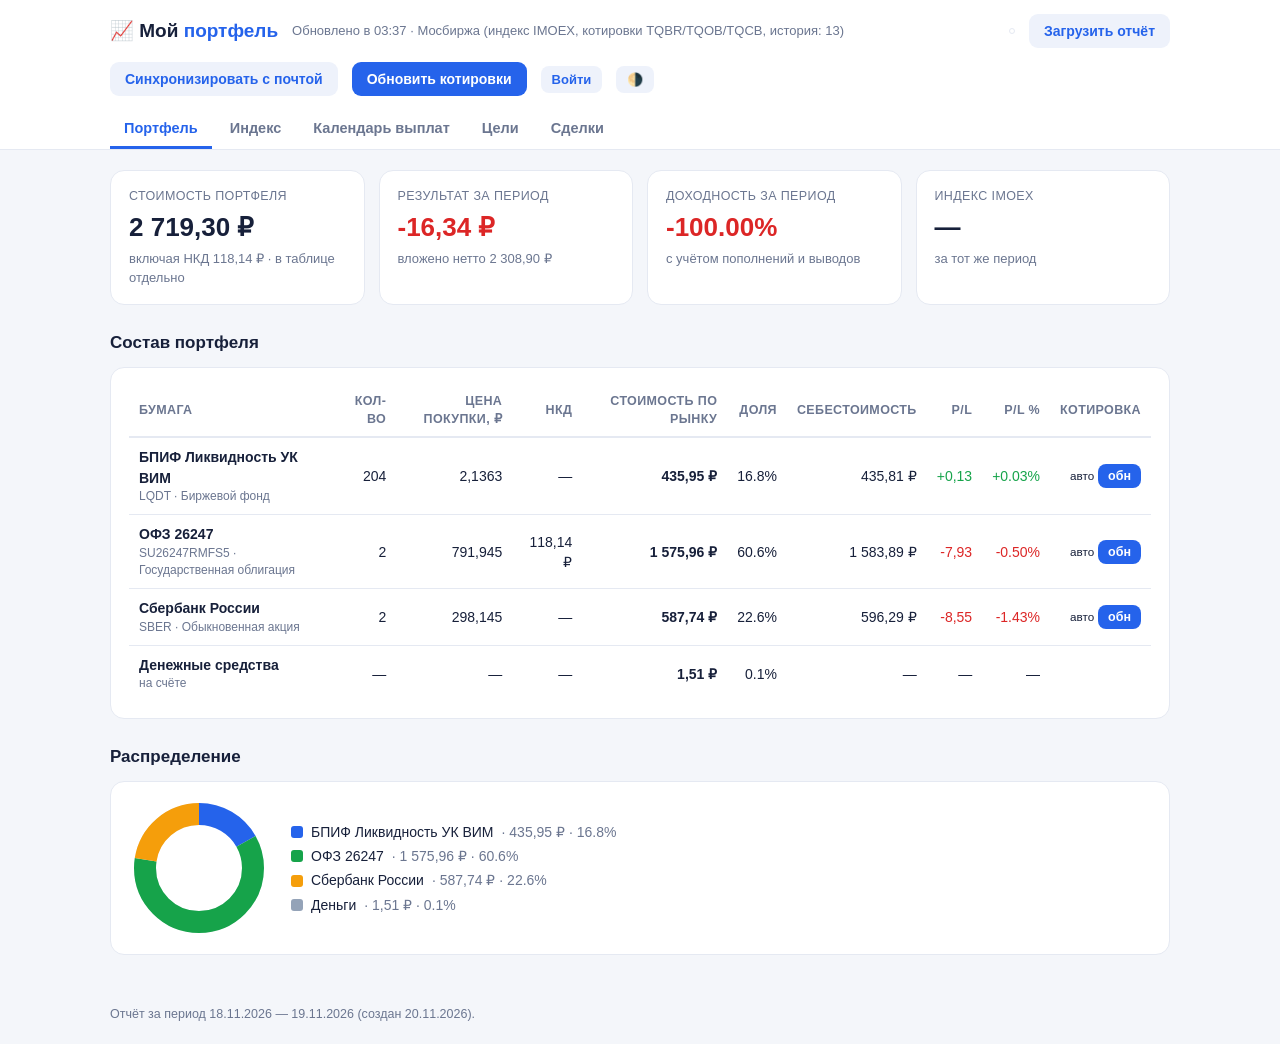
<file: index.html>
<!DOCTYPE html>
<html lang="ru">
<head>
<meta http-equiv="Cache-Control" content="no-cache, no-store, must-revalidate">
<meta charset="utf-8"/>
<meta name="viewport" content="width=device-width, initial-scale=1"/>
<meta name="color-scheme" content="light dark"/>
<title>Мой портфель</title>
<style>
:root{
  --bg:#f4f6fa;--card:#fff;--text:#17203a;--muted:#6b7690;--line:#e5e9f2;
  --blue:#2563eb;--green:#16a34a;--red:#dc2626;--amber:#d97706;--violet:#7c3aed;
  --ghost:#eef2fb;--chip:#eef2fb;--bar:#edf0f7;--danger:#fdecec;--btn-fg:#fff;
  --note-bg:#fffbeb;--note-line:#fde68a;--note-text:#92400e;
  --reco-bg:#f0f7ff;--reco-line:#cfe3ff;--reco-text:#1e40af;
  --ok-bg:#f0fdf4;--ok-line:#bbf7d0;
  --grid:#e5e9f2;--axis:#6b7690;--track:#edf0f7;--cursor:#94a3b8;
}
html[data-theme="dark"]{
  --bg:#0e1424;--card:#161d31;--text:#e9edf8;--muted:#99a3bd;--line:#28324a;
  --blue:#6aa4ff;--green:#4ade80;--red:#ff7b7b;--amber:#fbbf24;--violet:#a78bfa;
  --ghost:#202b45;--chip:#202b45;--bar:#232e47;--danger:#3a2029;--btn-fg:#0d1424;
  --note-bg:#2c2412;--note-line:#6d5618;--note-text:#f3db9e;
  --reco-bg:#132340;--reco-line:#25406e;--reco-text:#a9c7ff;
  --ok-bg:#10281a;--ok-line:#2f6b45;
  --grid:#28324a;--axis:#99a3bd;--track:#232e47;--cursor:#5d6a88;
}
*{box-sizing:border-box}
body{margin:0;background:var(--bg);color:var(--text);
  font:15px/1.45 -apple-system,BlinkMacSystemFont,"Segoe UI",Roboto,Arial,sans-serif}
header{background:var(--card);border-bottom:1px solid var(--line);position:sticky;top:0;z-index:10}
.hrow{max-width:1100px;margin:0 auto;padding:14px 20px;display:flex;align-items:center;gap:14px;flex-wrap:wrap}
h1{font-size:19px;margin:0;font-weight:700}
h1 span{color:var(--blue)}
.spacer{flex:1}
.btn{background:var(--blue);color:var(--btn-fg);border:0;border-radius:9px;padding:9px 15px;font-size:14px;
  font-weight:600;cursor:pointer}
.btn:hover{filter:brightness(1.08)}
.btn.ghost{background:var(--ghost);color:var(--blue)}
.btn.small{padding:6px 11px;font-size:13px;border-radius:8px}
.btn.danger{background:var(--danger);color:var(--red)}
.btn.tiny{padding:5px 10px;font-size:12.5px;border-radius:8px}
.btn.tiny.active{background:var(--text);color:var(--card)}
nav{max-width:1100px;margin:0 auto;padding:0 20px;display:flex;gap:4px}
nav button{background:none;border:0;border-bottom:3px solid transparent;padding:10px 14px;
  font-size:14.5px;font-weight:600;color:var(--muted);cursor:pointer}
nav button.on{color:var(--blue);border-bottom-color:var(--blue)}
main{max-width:1100px;margin:0 auto;padding:20px}
section{display:none}
section.on{display:block}
.grid{display:grid;gap:14px}
.kpis{grid-template-columns:repeat(auto-fit,minmax(190px,1fr))}
.card{background:var(--card);border:1px solid var(--line);border-radius:14px;padding:16px 18px}
.kpi .lab{font-size:12.5px;color:var(--muted);text-transform:uppercase;letter-spacing:.03em}
.kpi .val{font-size:26px;font-weight:700;margin-top:4px}
.kpi .sub{font-size:13px;color:var(--muted);margin-top:3px}
.up{color:var(--green)}.down{color:var(--red)}
h2{font-size:17px;margin:26px 0 12px}
h2:first-child{margin-top:0}
table{width:100%;border-collapse:collapse;font-size:14px}
.tscroll{overflow-x:auto;-webkit-overflow-scrolling:touch}
th{text-align:left;color:var(--muted);font-weight:600;font-size:12.5px;text-transform:uppercase;
  letter-spacing:.03em;padding:8px 10px;border-bottom:2px solid var(--line)}
td{padding:9px 10px;border-bottom:1px solid var(--line)}
tr:last-child td{border-bottom:0}
td.n,th.n{text-align:right;font-variant-numeric:tabular-nums}
.name{font-weight:600}
.tik{font-size:12px;color:var(--muted)}
.tag{display:inline-block;background:var(--chip);color:var(--blue);border-radius:6px;
  font-size:11.5px;padding:2px 7px;font-weight:600}
.tag.red{background:var(--danger);color:var(--red)}
.bar{background:var(--bar);border-radius:99px;height:12px;overflow:hidden;position:relative}
.bar>i{display:block;height:100%;background:linear-gradient(90deg,#3b82f6,#2563eb);border-radius:99px}
.bar.g>i{background:linear-gradient(90deg,#22c55e,#16a34a)}
.chartwrap{position:relative}
svg.chart{width:100%;height:auto;display:block}
line.grid{stroke:var(--grid)}
text.axlab{fill:var(--muted)}
circle.track{stroke:var(--track)}
line.target{stroke:var(--ok-line)}
line.cursor{stroke:var(--cursor)}
.legend{display:flex;gap:18px;font-size:13.5px;color:var(--muted);margin-top:6px;flex-wrap:wrap}
.legend i{display:inline-block;width:12px;height:12px;border-radius:3px;margin-right:6px;vertical-align:-1px}
.tip{position:absolute;pointer-events:none;background:#17203a;color:#fff;border-radius:9px;
  padding:8px 11px;font-size:13px;opacity:0;transition:opacity .12s;white-space:nowrap;z-index:5}
.tip b{font-variant-numeric:tabular-nums}
.donut{display:flex;gap:22px;align-items:center;flex-wrap:wrap}
.donut .lg div{margin:4px 0;font-size:14px;display:flex;align-items:center;gap:8px}
.donut .lg i{width:12px;height:12px;border-radius:3px;display:inline-block}
.rowcard{display:flex;justify-content:space-between;gap:12px;align-items:center;
  padding:12px 0;border-bottom:1px solid var(--line)}
.rowcard:last-child{border-bottom:0}
.muted{color:var(--muted)}
.small{font-size:13px}
.form{display:grid;gap:10px;grid-template-columns:repeat(auto-fit,minmax(170px,1fr));align-items:end}
label{display:block;font-size:12.5px;color:var(--muted);margin-bottom:4px;font-weight:600}
input,select{width:100%;padding:9px 11px;border:1px solid var(--line);border-radius:9px;
  font-size:14.5px;background:var(--card);color:var(--text)}
input:focus,select:focus{outline:2px solid #c7d7fd;border-color:var(--blue)}
.note{background:var(--note-bg);border:1px solid var(--note-line);color:var(--note-text);border-radius:10px;
  padding:10px 14px;font-size:13.5px;margin:12px 0}
.empty{color:var(--muted);text-align:center;padding:26px 10px;font-size:14px}
.status{font-size:13px;color:var(--muted)}
.status.err{color:var(--red)}
.modal-backdrop{position:fixed;inset:0;background:rgba(9,14,28,.55);display:flex;align-items:center;
  justify-content:center;padding:16px;z-index:100}
.modal-backdrop[hidden]{display:none}
.modal{background:var(--card);border:1px solid var(--line);border-radius:14px;padding:18px;
  width:100%;max-width:380px;box-shadow:0 18px 50px rgba(0,0,0,.28)}
.modal h3{margin:0 0 2px;font-size:17px}
.modal .form{margin-top:14px;grid-template-columns:1fr}
.modal .acts{display:flex;gap:8px;margin-top:14px;justify-content:flex-end;flex-wrap:wrap}
.modal.wide{max-width:600px}
.seccard .kv{display:grid;grid-template-columns:1fr auto;gap:7px 14px;margin-top:12px;font-size:13.5px}
.seccard .kv .k{color:var(--muted)}
.seccard .kv .v{text-align:right;font-variant-numeric:tabular-nums}
.seccard .warn{background:#fef3c7;border:1px solid #fcd34d;color:#92400e;border-radius:9px;
  padding:9px 12px;font-size:13px;margin-top:12px}
.seccard .links{display:flex;gap:8px;flex-wrap:wrap;margin-top:14px}
.seccard .spark{margin-top:12px}
.seccard .spark svg{width:100%;height:74px;display:block}
.seccard .deals{margin-top:14px;font-size:12.5px}
.seccard .deals th,.seccard .deals td{padding:5px 6px;text-align:right;
  border-bottom:1px solid var(--line);white-space:nowrap}
.seccard .deals th:first-child,.seccard .deals td:first-child{text-align:left}
.seccard .deals caption{text-align:left;color:var(--muted);padding-bottom:5px}
.posrow{cursor:pointer}
.posrow:hover td{background:var(--reco-bg)}
.goalhead{display:flex;justify-content:space-between;align-items:baseline;gap:10px;margin-bottom:8px}
.goalhead .pct{font-size:22px;font-weight:700}
.reco{background:var(--reco-bg);border:1px solid var(--reco-line);color:var(--reco-text);border-radius:10px;
  padding:11px 14px;font-size:13.5px;margin:8px 0}
.filters{display:flex;gap:8px;margin-bottom:12px;flex-wrap:wrap}
.broker-switch{display:inline-flex;gap:2px;border:1px solid var(--line);border-radius:999px;padding:2px;background:var(--card)}
.broker-switch button{border:0;background:transparent;color:var(--muted);font-size:12px;padding:5px 10px;border-radius:999px;cursor:pointer;white-space:nowrap}
.broker-switch button.on{background:var(--accent);color:#fff}
.filters select,.filters input{width:auto;min-width:150px}
footer{max-width:1100px;margin:30px auto 20px;padding:0 20px;color:var(--muted);font-size:12.5px}
@media(max-width:640px){
  .kpi .val{font-size:22px}
  h1{font-size:17px}
  .hrow{padding:10px 12px;gap:10px}
  nav{padding:0 6px;overflow-x:auto;-webkit-overflow-scrolling:touch;scrollbar-width:none}
  nav::-webkit-scrollbar{display:none}
  nav button{padding:10px 9px;font-size:13.5px;white-space:nowrap}
  main{padding:14px 12px}
  .card{padding:13px 12px;border-radius:12px}
  .grid{gap:10px}
  .kpis{grid-template-columns:repeat(auto-fit,minmax(148px,1fr))}
  h2{font-size:16px;margin:20px 0 10px}
  table{font-size:13px}
  th,td{padding:7px 7px}
  th{font-size:11.5px}
  .form{grid-template-columns:1fr}
  .broker-switch{display:inline-flex;gap:2px;border:1px solid var(--line);border-radius:999px;padding:2px;background:var(--card)}
  .broker-switch button{border:0;background:transparent;color:var(--muted);font-size:12px;padding:5px 10px;border-radius:999px;cursor:pointer;white-space:nowrap}
  .broker-switch button.on{background:var(--accent);color:#fff}
  .filters select,.filters input{width:100%;min-width:0}
  .donut{gap:14px}
  .goalhead .pct{font-size:19px}
  footer{margin-top:22px}
}
</style>
</head>
<body>
<header>
  <div class="hrow">
    <h1>📈 Мой <span>портфель</span></h1>
    <span class="status" id="status">Загрузка…</span>
    <span class="spacer"></span>
    <div class="broker-switch" id="brokerSwitch" hidden></div>
    <button class="btn ghost small" id="btnConnectBroker" hidden>＋ Т‑Инвестиции</button>
    <button class="btn ghost" id="btnImport">Загрузить отчёт</button>
    <button class="btn ghost" id="btnSync">Синхронизировать с почтой</button>
    <button class="btn" id="btnRefresh">Обновить котировки</button>
    <button class="btn ghost small" id="btnUser">Войти</button>
    <button class="btn ghost small" id="btnTheme" title="Тема оформления">🌗</button>
    <input type="file" id="fileImport" accept=".html,.htm" hidden/>
  </div>
  <nav id="nav">
    <button class="on" data-tab="portfolio">Портфель</button>
    <button data-tab="index">Индекс</button>
    <button data-tab="payments">Календарь выплат</button>
    <button data-tab="goals">Цели</button>
    <button data-tab="trades">Сделки</button>
  </nav>
</header>

<main>

<!-- ================= ПОРТФЕЛЬ ================= -->
<section id="tab-portfolio" class="on">
  <div class="grid kpis" id="kpis"></div>

  <h2>Состав портфеля</h2>
  <div class="card">
    <div class="tscroll">
    <table>
      <thead><tr>
        <th>Бумага</th><th class="n">Кол-во</th><th class="n" title="Средняя цена покупки из брокерских отчётов, ₽ за штуку: фиксируется при первом появлении бумаги и пересчитывается при докупке или продаже.">Цена покупки, ₽</th>
        <th class="n" title="Накопленный купонный доход на всю позицию. В цену и стоимость не включается.">НКД</th>
        <th class="n">Стоимость по рынку</th><th class="n">Доля</th>
        <th class="n">Себестоимость</th><th class="n">P/L</th><th class="n">P/L %</th><th>Котировка</th>
      </tr></thead>
      <tbody id="posRows"></tbody>
    </table>
    </div>
  </div>

  <h2>Распределение</h2>
  <div class="card donut" id="alloc"></div>
</section>

<!-- ================= ИНДЕКС ================= -->
<section id="tab-index">
  <div class="grid kpis" id="idxKpis"></div>

  <h2>Доходность и риск</h2>
  <div class="grid kpis" id="riskKpis"></div>
  <div class="card" style="margin-top:12px">
    <div class="form">
      <div><label for="rfRate">Безрисковая ставка для Sharpe, % годовых</label>
        <input type="number" id="rfRate" step="0.1" inputmode="decimal" value="0"/></div>
      <div class="small muted" style="align-self:end">Ставка не влияет на XIRR, просадку и волатильность — только на Sharpe.</div>
    </div>
  </div>
  <div class="note">XIRR — годовая доходность по фактическим пополнениям и выводам. За короткий период годовая экстраполяция может быть очень большой — смотрите её вместе с доходностью за период. Просадка, волатильность и Sharpe считаются по дневным доходностям за период отчёта; бета и корреляция — к IMOEX на совпадающих датах.</div>

  <h2>Портфель против индекса Мосбиржи (IMOEX)</h2>
  <div class="card">
    <div class="chartwrap" id="idxWrap">
      <svg class="chart" id="idxChart" viewBox="0 0 900 340" preserveAspectRatio="none"></svg>
      <div class="tip" id="idxTip"></div>
    </div>
    <div class="legend">
      <span><i style="background:#2563eb"></i>Портфель (с учётом пополнений и выводов)</span>
      <span><i style="background:#f59e0b"></i>Индекс IMOEX</span>
      <span class="muted">Нормировка: 100 = начало периода, по данным закрытия</span>
    </div>
  </div>
  <div class="note">Сравнение считается как доходность за тот же период при одинаковых вложениях: портфель учитывает ваши пополнения и выводы средств, индекс — просто изменение цены.</div>
</section>

<!-- ================= ВЫПЛАТЫ ================= -->
<section id="tab-payments">
  <h2>Ближайшие выплаты</h2>
  <div class="card" id="upcoming"></div>

  <h2>Добавить выплату вручную</h2>
  <div class="card">
    <div class="form">
      <div><label>Дата выплаты</label><input type="date" id="payDate"/></div>
      <div><label>Бумага</label><input type="text" id="payName" placeholder="Сбербанк, ОФЗ 26233…"/></div>
      <div><label>Тип</label><select id="payKind"><option>Дивиденд</option><option>Купон</option></select></div>
      <div><label>Сумма, ₽</label><input type="number" id="payAmt" step="0.01" min="0" placeholder="0.00"/></div>
      <div><label><input type="checkbox" id="payRepeat" style="vertical-align:middle"/> Каждый месяц</label></div>
      <div><button class="btn" id="payAdd">Добавить</button></div>
    </div>
  </div>
</section>

<!-- ================= ЦЕЛИ ================= -->
<section id="tab-goals">
  <div class="grid kpis" id="goalKpis"></div>

  <h2>Мои цели</h2>
  <div id="goalList"></div>

  <h2>Прогноз выполнения</h2>
  <div class="card">
    <div class="form">
      <div><label>Ежемесячное пополнение, ₽</label><input type="number" id="mAmount" min="0" step="500" placeholder="5000"/></div>
      <div><label>Схема распределения</label>
        <select id="planMode">
          <option value="0">По приоритету сроков</option>
          <option value="1">План: 2/3 ОФЗ · 1/3 корпоративные</option>
        </select>
      </div>
      <div class="small muted" style="align-self:center">Фиксированная сумма, которую вы вносите каждый месяц. При плане доля не зависит от суммы взноса.</div>
    </div>
    <div id="planInfo"></div>
    <div class="chartwrap" id="goalWrap" style="margin-top:14px">
      <svg class="chart" id="goalChart" viewBox="0 0 900 320" preserveAspectRatio="none"></svg>
      <div class="tip" id="goalTip"></div>
    </div>
    <div class="legend" id="goalLegend"></div>
  </div>

  <h2>Ребалансировка по классам</h2>
  <div class="card">
    <div class="form" id="rebalTargets">
      <div><label for="rbOfz">ОФЗ, %</label><input type="number" id="rbOfz" min="0" max="100" step="1" inputmode="decimal"/></div>
      <div><label for="rbCorp">Корпоративные, %</label><input type="number" id="rbCorp" min="0" max="100" step="1" inputmode="decimal"/></div>
      <div><label for="rbFund">Фонды, %</label><input type="number" id="rbFund" min="0" max="100" step="1" inputmode="decimal"/></div>
      <div><label for="rbStock">Акции, %</label><input type="number" id="rbStock" min="0" max="100" step="1" inputmode="decimal"/></div>
      <div><label for="rbCash">Деньги, %</label><input type="number" id="rbCash" min="0" max="100" step="1" inputmode="decimal"/></div>
    </div>
    <div id="rebal" style="margin-top:12px"></div>
  </div>
  <div class="note">Цели по умолчанию взяты из вашего плана: 2/3 в ОФЗ и 1/3 в корпоративные — это доли новых взносов, но их удобно использовать и как целевую структуру портфеля. Измените числа под себя: сумму приводит к 100% автоматически. «Докупить» показывает сумму и бумагу из ваших целей или портфеля; НКД включён в оценку облигаций, как и в стоимости портфеля.</div>

  <h2>Новая цель</h2>
  <div class="card">
    <div class="form">
      <div><label>Бумага</label><select id="gSec1"></select></div>
      <div>
        <label>Цель (шт)</label>
        <input type="number" id="gTarget" min="1" step="1" value="1000" />
      </div>
      <div><label>Срок (необязательно)</label><input type="date" id="gDate"/></div>
      <div><button class="btn" id="gAdd">Добавить цель</button></div>
    </div>
  </div>

  <h2>Рекомендации</h2>
  <div id="reco"></div>
</section>

<!-- ================= СДЕЛКИ ================= -->
<section id="tab-trades">
  <h2>Сделки купли/продажи</h2>
  <div class="card">
    <div class="filters">
      <select id="fSec"><option value="">Все бумаги</option></select>
      <select id="fSide"><option value="">Покупка и продажа</option><option>Покупка</option><option>Продажа</option></select>
      <input type="text" id="fText" placeholder="Поиск по названию…"/>
    </div>
    <div class="tscroll">
    <table>
      <thead><tr>
        <th>Дата</th><th>Бумага</th><th>Вид</th><th class="n">Кол-во</th>
        <th class="n">Цена</th><th class="n">Сумма</th><th class="n">Комиссия</th>
      </tr></thead>
      <tbody id="trRows"></tbody>
    </table>
    </div>
  </div>
</section>

</main>

<footer id="foot"></footer>

<div class="modal-backdrop" id="quoteModal" hidden>
  <div class="modal" role="dialog" aria-modal="true" aria-labelledby="mqTitle">
    <h3 id="mqTitle">Ручная котировка</h3>
    <div class="small muted" id="mqSecid"></div>
    <div class="form">
      <div><label for="mqLast">Цена (LAST, для облигаций — % от номинала)</label>
        <input id="mqLast" type="number" min="0" step="any" inputmode="decimal" placeholder="например, 78.5"/></div>
      <div><label for="mqCoupon">Купон на бумагу, ₽ (необязательно)</label>
        <input id="mqCoupon" type="number" min="0" step="any" inputmode="decimal" placeholder="например, 61.08"/></div>
      <div><label for="mqNext">Следующий купон (необязательно)</label>
        <input id="mqNext" type="date"/></div>
    </div>
    <div class="acts">
      <button class="btn ghost small" id="mqReset">Сбросить</button>
      <button class="btn ghost small" id="mqCancel">Отмена</button>
      <button class="btn small" id="mqSave">Сохранить</button>
    </div>
  </div>
</div>

<div class="modal-backdrop" id="secModal" hidden>
  <div class="modal wide seccard" role="dialog" aria-modal="true" aria-labelledby="scTitle">
    <h3 id="scTitle">Бумага</h3>
    <div class="small muted" id="scSub"></div>
    <div id="scBody"><div class="muted small">Загрузка…</div></div>
    <div class="acts">
      <a class="btn ghost small" id="scTpulse" target="_blank" rel="noopener" hidden>Т‑Пульс по тикеру</a>
      <button class="btn small" id="scClose">Закрыть</button>
    </div>
  </div>
</div>

<div class="modal-backdrop" id="authModal" hidden>
  <div class="modal" role="dialog" aria-modal="true" aria-labelledby="authTitle" style="max-width:420px">
    <h3 id="authTitle">Вход в «Мой портфель»</h3>
    <div class="small muted" id="authHint">У каждого пользователя свой портфель и свои цели.</div>
    <form id="authForm" class="form" autocomplete="on">
      <label>Email<input id="authEmail" type="email" required autocomplete="username" placeholder="email"/></label>
      <label>Пароль<input id="authPassword" type="password" required minlength="8" autocomplete="current-password" placeholder="не менее 8 символов"/></label>
      <div class="acts">
        <button type="button" class="btn ghost small" id="authToggle">Регистрация</button>
        <button type="submit" class="btn" id="authSubmit">Войти</button>
      </div>
      <div class="small" id="authError" style="color:var(--red);min-height:18px"></div>
    </form>
  </div>
</div>

<div class="modal-backdrop" id="brokerModal" hidden>
  <div class="modal" role="dialog" aria-modal="true" aria-labelledby="brokerTitle" style="max-width:460px">
    <h3 id="brokerTitle">Подключить Т‑Инвестиции</h3>
    <div class="small muted">Данные Сбера и Т‑Инвестиций хранятся раздельно. Токен нужен только для чтения — он не сможет менять заявки или выводить деньги.</div>
    <ol class="small muted" style="line-height:1.7;padding-left:20px">
      <li>Откройте <a href="https://www.tbank.ru/invest/settings/" target="_blank" rel="noopener noreferrer">настройки Т‑Инвестиций</a>.</li>
      <li>Создайте токен API с доступом <b>только на чтение</b>.</li>
      <li>Вставьте токен сюда — он сохранится на сервере и появится в дашборде в течение 15 минут.</li>
    </ol>
    <form id="brokerForm" class="form">
      <label>Токен API (read-only)<input id="brokerToken" type="password" required minlength="20" autocomplete="off" placeholder="Вставьте токен из настроек Т‑Инвестиций"/></label>
      <div class="acts">
        <button type="button" class="btn ghost small" id="brokerCancel">Отмена</button>
        <button type="submit" class="btn" id="brokerSubmit">Подключить</button>
      </div>
      <div class="small" id="brokerError" style="color:var(--red);min-height:18px"></div>
    </form>
  </div>
</div>

<script>
"use strict";
/* ================= ДАННЫЕ ОТЧЁТА (встроены) ================= */
const REPORT_EMBEDDED = {
 "assets": [
  {
   "market": "Основной рынок",
   "start_sec": 422.41,
   "start_cash": 4.33,
   "start_total": 426.74,
   "end_sec": 2717.79,
   "end_cash": 1.51,
   "end_total": 2719.3
  }
 ],
 "positions": [
  {
   "name": "БПИФ Ликвидность УК ВИМ",
   "isin": "RU000A1014L8",
   "cur": "RUB",
   "qty_start": 58,
   "price_start": 2.1354,
   "value_start": 123.85,
   "qty": 204,
   "price": 2.137,
   "value": 435.95,
   "nkд": 0,
   "qty_change": 146,
   "value_change": 312.1
  },
  {
   "name": "ОФЗ 26247",
   "isin": "RU000A108EF8",
   "cur": "RUB",
   "qty_start": 0,
   "price_start": 0,
   "value_start": 0,
   "qty": 2,
   "price": 78.798,
   "value": 1575.96,
   "nkд": 118.14,
   "qty_change": 2,
   "value_change": 1575.96
  },
  {
   "name": "Сбербанк России",
   "isin": "RU0009029540",
   "cur": "RUB",
   "qty_start": 1,
   "price_start": 298.56,
   "value_start": 298.56,
   "qty": 2,
   "price": 293.87,
   "value": 587.74,
   "nkд": 0,
   "qty_change": 1,
   "value_change": 289.18
  }
 ],
 "cashflow": [
  {
   "date": "18.11.2026",
   "desc": "Зачисление д/с",
   "in": 260,
   "out": 0
  },
  {
   "date": "18.11.2026",
   "desc": "Зачисление д/с",
   "in": 1910.91,
   "out": 0
  },
  {
   "date": "18.11.2026",
   "desc": "Зачисление д/с",
   "in": 137.99,
   "out": 0
  },
  {
   "date": "19.11.2026",
   "desc": "Сделка от 18.11.2026",
   "in": 0,
   "out": 2310.29
  },
  {
   "date": "19.11.2026",
   "desc": "Комиссия Биржи от 18.11.2026",
   "in": 0,
   "out": 0.3
  },
  {
   "date": "19.11.2026",
   "desc": "Комиссия Брокера от 18.11.2026",
   "in": 0,
   "out": 1.13
  }
 ],
 "trades": [
  {
   "date": "18.11.2026",
   "settle": "19.11.2026",
   "time": "11:00:41",
   "name": "БПИФ Ликвидность УК ВИМ",
   "code": "LQDT",
   "cur": "RUB",
   "side": "Покупка",
   "qty": 121,
   "price": 2.1362,
   "amount": 258.48,
   "nkд": 0,
   "fee_broker": 0,
   "fee_exchange": 0.05
  },
  {
   "date": "18.11.2026",
   "settle": "19.11.2026",
   "time": "17:57:01",
   "name": "ОФЗ 26247",
   "code": "RU000A108EF8",
   "cur": "RUB",
   "side": "Покупка",
   "qty": 2,
   "price": 79.14,
   "amount": 1582.8,
   "nkд": 118.14,
   "fee_broker": 0.95,
   "fee_exchange": 0.14
  },
  {
   "date": "18.11.2026",
   "settle": "19.11.2026",
   "time": "17:57:23",
   "name": "Сбербанк России",
   "code": "SBER",
   "cur": "RUB",
   "side": "Покупка",
   "qty": 1,
   "price": 297.46,
   "amount": 297.46,
   "nkд": 0,
   "fee_broker": 0.18,
   "fee_exchange": 0.09
  },
  {
   "date": "18.11.2026",
   "settle": "19.11.2026",
   "time": "17:58:25",
   "name": "БПИФ Ликвидность УК ВИМ",
   "code": "LQDT",
   "cur": "RUB",
   "side": "Покупка",
   "qty": 25,
   "price": 2.1362,
   "amount": 53.41,
   "nkд": 0,
   "fee_broker": 0,
   "fee_exchange": 0.02
  }
 ],
 "reference": [
  {
   "name": "БПИФ Ликвидность УК ВИМ",
   "code": "LQDT",
   "isin": "RU000A1014L8",
   "issuer": "\"ВИМ Инвестиции\", АО",
   "type": "Биржевой фонд"
  },
  {
   "name": "ОФЗ 26247",
   "code": "SU26247RMFS5",
   "isin": "RU000A108EF8",
   "issuer": "Министерство финансов Российской Федерации",
   "type": "Государственная облигация"
  },
  {
   "name": "Сбербанк России",
   "code": "SBER",
   "isin": "RU0009029540",
   "issuer": "\"Сбербанк России\", ПАО",
   "type": "Обыкновенная акция"
  },
  {
   "name": "БПИФ ВИМ - Золото",
   "code": "GOLD",
   "isin": "RU000A101NZ2",
   "issuer": "\"ВИМ Инвестиции\", АО",
   "type": "Биржевой фонд"
  },
  {
   "name": "ВИС Ф БП14",
   "code": "RU000A10FTR1",
   "isin": "RU000A10FTR1",
   "issuer": "\"ВИС ФИНАНС\", ООО",
   "type": "Корпоративная облигация"
  },
  {
   "name": "Инаркт2Р4",
   "code": "RU000A10DHX9",
   "isin": "RU000A10DHX9",
   "issuer": "\"ИНАРКТИКА\", ПАО",
   "type": "Корпоративная облигация"
  },
  {
   "name": "ОФЗ 26233",
   "code": "SU26233RMFS5",
   "isin": "RU000A101F94",
   "issuer": "Министерство финансов Российской Федерации",
   "type": "Государственная облигация"
  },
  {
   "name": "ОФЗ 26240",
   "code": "SU26240RMFS0",
   "isin": "RU000A103BR0",
   "issuer": "Министерство финансов Российской Федерации",
   "type": "Государственная облигация"
  },
  {
   "name": "ОФЗ 26246",
   "code": "SU26246RMFS7",
   "isin": "RU000A108EE1",
   "issuer": "Министерство финансов Российской Федерации",
   "type": "Государственная облигация"
  },
  {
   "name": "ОФЗ 26248",
   "code": "SU26248RMFS3",
   "isin": "RU000A108EH4",
   "issuer": "Министерство финансов Российской Федерации",
   "type": "Государственная облигация"
  },
  {
   "name": "ОФЗ 26254",
   "code": "SU26254RMFS1",
   "isin": "RU000A10D533",
   "issuer": "Министерство финансов Российской Федерации",
   "type": "Государственная облигация"
  },
  {
   "name": "Фонд Сберегательный",
   "code": "SBMM",
   "isin": "RU000A103RF1",
   "issuer": "\"Управляющая компания ПЕРВАЯ\", АО",
   "type": "Биржевой фонд"
  },
  {
   "name": "ФосАгро2П6",
   "code": "RU000A10ER66",
   "isin": "RU000A10ER66",
   "issuer": "\"ФосАгро\", ПАО",
   "type": "Корпоративная облигация"
  }
 ],
 "period": {
  "from": "18.11.2026",
  "to": "19.11.2026",
  "created": "20.11.2026"
 },
 "investor": "МЕЖЕВОВ АЛЕКСАНДР АЛЕКСАНДРОВИЧ",
 "account": {
  "no": "4226Y5M",
  "date": "08.07.2025"
 }
};
const GOALS_EMBEDDED = [{"secid": "LQDT", "qty": 1000, "deadline": null, "kind": "single"}];
const SETTINGS_EMBEDDED = {"yield": 12, "monthly": 30000, "plan": 1, "theme": "auto", "couponGoal": ""};

/* ================= СОСТОЯНИЕ ================= */
const LS_KEY = "portfolio_dashboard_v1";
let currentAccount = null;   // вошедший пользователь (username хранится только на сервере)
let state = {
  report: REPORT_EMBEDDED,
  goals: GOALS_EMBEDDED,
  payments: [],
  settings: Object.assign({}, SETTINGS_EMBEDDED),
  // Novoe: какой активный цель получает купоны с корпоративных облигаций
  couponGoalSecid: "", // secid цели-фонда, в который идут купоны
  quotes: {},        // secid -> {LAST, PREVPRICE, SHORTNAME, COUPONVALUE, NEXTCOUPON…}
  // Кэш котировок с TTL (для работы по HTTP)
  quoteCache: {},    // secid -> {value, ts}
  // Ручно введенные котировки (приоритетнее кэша/авто)
  manualQuotes: {},  // secid -> {last, prevprice, couponvalue, nextcoupon, ...}
  history: {},       // secid -> {"YYYY-MM-DD": close}
  imoex: {},         // "YYYY-MM-DD": close
  timeline: [],      // [{date, value, flow}]
  twr: null,         // [{date, v}]
  imoexTwr: null,    // [{date, v}]
  idxFilter: null,   // фильтр графика: null / "ofz" / "corp"
  kindTwr: {},       // пересчитанные TWR по группам бумаг
  rfRate: 0,         // безрисковая ставка для Sharpe, % годовых
  // целевые доли классов активов для ребалансировки, %
  rebalanceTargets: {ofz:67, corp:33, fund:0, stock:0, cash:0},
  loading: true,     // идёт загрузка котировок (для текста на графике)
  refreshIssues: [], // что не удалось обновить при последнем refresh
  live: false,
  activeBroker: 'sber'   // 'sber' | 'tinvest'; переключатель скрыт, если брокер один
};
function save(){
  try{ localStorage.setItem(LS_KEY, JSON.stringify({
    report: state.report, goals: state.goals, payments: state.payments, settings: state.settings,
    manualQuotes: state.manualQuotes, couponGoalSecid: state.couponGoalSecid,
    quoteCache: state.quoteCache, rfRate: state.rfRate,
    rebalanceTargets: state.rebalanceTargets
  })); }catch(e){}
  scheduleServerSave();
}
/* цели и настройки дублируются на сервер — не теряются при смене браузера/отчёта */
function serverStatePayload(){
  return {goals: state.goals, payments: state.payments, settings: state.settings,
          manualQuotes: state.manualQuotes, couponGoalSecid: state.couponGoalSecid,
          rfRate: state.rfRate, rebalanceTargets: state.rebalanceTargets};
}
let serverSaveTimer = null;
function scheduleServerSave(){
  if(typeof window.API === "undefined" || window.API === null || !currentAccount) return;
  clearTimeout(serverSaveTimer);
  serverSaveTimer = setTimeout(async ()=>{
    try{
      await fetch(window.API+"/api/state", {method:"POST",
        headers:{"Content-Type":"application/json"},
        body:JSON.stringify(serverStatePayload())});
    }catch(e){ console.warn("Не удалось сохранить настройки на сервере", e); }
  }, 600);
}
async function loadServerState(){
  if(window.API === null) return;
  try{
    const r = await fetch(window.API+"/api/state");
    if(!r.ok) return;
    const d = await r.json();
    if(d.empty || !d.goals) {
      // первый запуск: загружаем текущие локальные цели на сервер
      await fetch(window.API+"/api/state", {method:"POST",
        headers:{"Content-Type":"application/json"},
        body:JSON.stringify(serverStatePayload())});
      return;
    }
    const changed = JSON.stringify(d.goals)!==JSON.stringify(state.goals);
    state.goals = (d.goals||[]).filter(g=>g.secid && g.qty>0);
    if(d.payments) state.payments = d.payments;
    if(d.settings) state.settings = Object.assign({}, state.settings, d.settings);
    if(d.manualQuotes) state.manualQuotes = d.manualQuotes;
    if(typeof d.couponGoalSecid === "string") state.couponGoalSecid = d.couponGoalSecid;
    if(typeof d.rfRate === "number") state.rfRate = d.rfRate;
    if(d.rebalanceTargets) state.rebalanceTargets = d.rebalanceTargets;
    save();
    if(changed) renderAll();
  }catch(e){ console.warn("Не удалось загрузить настройки с сервера", e); }
}
function load(){
  try{
    const j = JSON.parse(localStorage.getItem(LS_KEY));
    if(j && j.report && j.report.period){
      state.report = normalizeReport(j.report);
      // цели без secid (старые корзины) отбрасываем
      state.goals = (j.goals||[]).filter(g=>g.secid && g.qty>0);
      state.payments = j.payments||[];
      state.settings = Object.assign({yield:12, monthly:0, plan:0, theme:"auto"}, j.settings||{});
      state.manualQuotes = j.manualQuotes||{};
      state.couponGoalSecid = j.couponGoalSecid||"";
      state.quoteCache = j.quoteCache||{};
      state.rfRate = Number(j.rfRate)||0;
      state.rebalanceTargets = Object.assign({ofz:67, corp:33, fund:0, stock:0, cash:0},
        j.rebalanceTargets||{});
      // чистим возможные следы старых ручных купонов у фондов/акций
      Object.keys(state.quoteCache).forEach(k=>{
        const v = state.quoteCache[k] && state.quoteCache[k].value;
        if(v && boardOf(refOf(k))==="TQBR"){
          delete v.COUPONVALUE; delete v.NEXTCOUPON;
        }
      });
      return true;
    }
  }catch(e){}
  return false;
}

/* ================= УТИЛИТЫ ================= */
/* В отчётах Сбера НКД встречается и как nkd (латиницей), и как nkд (кириллицей).
   Приводим к обоим ключам: иначе себестоимость облигаций теряет НКД и P/L завышен. */
function normalizeReport(rep){
  if(!rep) return rep;
  const fix = o=>{
    if(!o) return o;
    const a=o["nkд"], b=o.nkd;
    if(a==null && b!=null) o["nkд"]=b;
    else if(b==null && a!=null) o.nkd=a;
    return o;
  };
  (rep.positions||[]).forEach(fix);
  (rep.trades||[]).forEach(fix);
  return rep;
}
const $ = s => document.querySelector(s);
const NF = new Intl.NumberFormat("ru-RU",{minimumFractionDigits:2,maximumFractionDigits:2});
const NF0 = new Intl.NumberFormat("ru-RU",{maximumFractionDigits:0});
// Цена покупки: до 4 знаков, чтобы не терять 2,1417 у LQDT и 791,945 у ОФЗ.
const NF4 = new Intl.NumberFormat("ru-RU",{minimumFractionDigits:2,maximumFractionDigits:4});
const money = v => NF.format(v||0) + " ₽";
const money0 = v => NF0.format(v||0) + " ₽";
const pct = v => (v>=0?"+":"") + (v||0).toFixed(2) + "%";
const cls = v => v>=0 ? "up" : "down";
function d2i(s){ // dd.mm.yyyy -> YYYY-MM-DD
  if(!s) return "";
  const m = String(s).match(/(\d{2})\.(\d{2})\.(\d{4})/);
  return m ? m[3]+"-"+m[2]+"-"+m[1] : s;
}
function i2d(s){ // YYYY-MM-DD -> dd.mm.yyyy
  if(!s) return "";
  const m = String(s).match(/(\d{4})-(\d{2})-(\d{2})/);
  return m ? m[3]+"."+m[2]+"."+m[1] : s;
}
function addMonths(iso, months){
  // добавляет months месяцев к дате в формате YYYY-MM-DD
  const d = new Date(iso + "T00:00:00");
  d.setMonth(d.getMonth() + months);
  const y = d.getFullYear();
  const mo = String(d.getMonth()+1).padStart(2,"0");
  const dd = String(d.getDate()).padStart(2,"0");
  return y + "-" + mo + "-" + dd;
}
function fmtDateRu(iso){
  if(!iso) return "—";
  const M = ["янв","фев","мар","апр","мая","июн","июл","авг","сен","окт","ноя","дек"];
  const m = String(iso).match(/(\d{4})-(\d{2})-(\d{2})/);
  return m ? (+m[3]) + " " + M[+m[2]-1] + " " + m[1] : iso;
}
function esc(s){
  return String(s==null?"":s).replace(/[&<>"']/g,c=>({"&":"&amp;","<":"&lt;",">":"&gt;",'"':"&quot;","'":"&#39;"}[c]));
}
function todayISO(){
  const d = new Date();
  return d.getFullYear()+"-"+String(d.getMonth()+1).padStart(2,"0")+"-"+String(d.getDate()).padStart(2,"0");
}

/* ================= СПРАВОЧНИКИ ОТЧЁТА ================= */
function refs(){
  const byIsin = {}, byCode = {};
  (state.report.reference||[]).forEach(r=>{
    if(r.isin) byIsin[r.isin] = r;
    if(r.code) byCode[r.code] = r;
  });
  return {byIsin, byCode};
}
function refOf(codeOrIsin){
  const {byIsin, byCode} = refs();
  return byCode[codeOrIsin] || byIsin[codeOrIsin] || null;
}
function boardOf(ref){
  if(!ref) return "TQBR";
  const t = ref.type||"";
  if(t.indexOf("Государственная")>=0) return "TQOB";
  if(t.indexOf("Корпоративная")>=0) return "TQCB";
  return "TQBR";
}
function marketOf(board){ return board==="TQBR" ? "shares" : "bonds"; }
function secidOf(ref){ return ref ? ref.code : null; } // code в справочнике = SECID на ISS
function posKey(p){ const r = refOf(p.isin); return r ? secidOf(r) : p.isin; }
// принадлежность бумаги к группе для фильтра графика
function secInKind(k, kind){
  if(!kind) return true;
  const board = boardOf(refOf(k));
  return kind==="ofz" ? board==="TQOB" : kind==="corp" ? board==="TQCB" : true;
}
// TWR отдельной группы бумаг (пересчитывается после обновления данных)
function filteredTwr(kind){
  if(!kind) return state.twr||[];
  if(!reportPositions().some(p=>secInKind(posKey(p),kind))) return [];
  if(!state.kindTwr[kind]) state.kindTwr[kind] = computeTwr(buildTimeline(kind));
  return state.kindTwr[kind];
}

/* ================= ЗАПРОСЫ К MOEX ISS ================= */
const ISS = "https://iss.moex.com/iss";
async function jget(url){
  const r = await fetch(url);
  if(!r.ok) throw new Error("HTTP " + r.status);
  return r.json();
}
function block(obj, name){
  const b = obj[name];
  if(!b || !b.columns) return [];
  return b.data.map(row=>{
    const o = {};
    b.columns.forEach((c,i)=>o[c]=row[i]);
    return o;
  });
}
// кэш котировок с TTL (позволяет работать при временных сбоях HTTP)
const QUOTE_CACHE_TTL = 60 * 60 * 1000; // 1 час
function isCachedQuoteValid(secid){
  const cached = state.quoteCache && state.quoteCache[secid];
  if(!cached) return false;
  return Date.now() - cached.ts < QUOTE_CACHE_TTL;
}
function cacheQuote(secid, value){
  state.quoteCache = state.quoteCache || {};
  state.quoteCache[secid] = {value, ts: Date.now()};
}
// все SECID, которые нужны (позиции + все бумаги отчёта — для истории)
function neededSecids(){
  const set = new Set();
  (state.report.reference||[]).forEach(r=>{ const s = secidOf(r); if(s) set.add(s); });
  return [...set];
}
// границы периода отчёта: история и TWR не должны выходить за них
function periodBounds(){
  const p = state.report.period||{};
  return {from: p.from ? d2i(p.from) : null, to: p.to ? d2i(p.to) : null};
}
async function fetchQuotes(secids){
  // Сначала проверяем кэш — если есть актуальные данные, используем их
  const cached = {}, stale = {};
  secids.forEach(sid=>{
    const c = state.quoteCache && state.quoteCache[sid];
    if(c){
      if(isCachedQuoteValid(sid)) cached[sid] = c.value;
      else stale[sid] = c.value;  // просроченный, но может пригодиться при сбое сети
    }
  });
  // Какие SECID всё ещё нужны из живого fetch
  const missing = secids.filter(sid=>!cached[sid]);
  const out = {...cached};
  if(!missing.length) return {data:out, failedBoards:[], staleUsed:[]};
  const byBoard = {};
  missing.forEach(id=>{
    const r = refOf(id);
    const b = boardOf(r);
    (byBoard[b] = byBoard[b] || []).push(id);
  });
  const out2 = {}, failedBoards = [];
  await Promise.all(Object.keys(byBoard).map(async board=>{
    const ids = byBoard[board];
    const url = ISS + "/engines/stock/markets/" + marketOf(board) + "/boards/" + board +
      "/securities.json?iss.meta=off&securities=" + ids.join(",") +
      "&securities.columns=SECID,SHORTNAME,PREVPRICE,LAST,COUPONVALUE,COUPONPERIOD,NEXTCOUPON,ACCRUEDINT,MATDATE,YIELDATPREVWAPRICE,FACEVALUE" +
      "&marketdata.columns=SECID,LAST,CHANGE";
    try{
      const j = await jget(url);
      const sec = {}; block(j,"securities").forEach(o=>sec[o.SECID]=o);
      block(j,"marketdata").forEach(o=>{
        if(sec[o.SECID]){
          if(o.LAST!=null) sec[o.SECID].LAST = o.LAST;
          if(o.CHANGE!=null) sec[o.SECID].CHANGE = o.CHANGE;
        }
      });
      Object.assign(out2, sec);
    }catch(e){
      failedBoards.push(board);
      // при недоступной площадке берём просроченный кэш, чтобы не терять данные
      ids.forEach(sid=>{ if(stale[sid]) out2[sid] = stale[sid]; });
    }
  }));
  // Обновляем кэш для полученных котировок
  const staleUsed = [];
  Object.keys(out2).forEach(sid=>{
    if(stale[sid]===out2[sid] && !cached[sid]) staleUsed.push(sid);
    cacheQuote(sid, out2[sid]);
    out[sid] = out2[sid];
  });
  // Объединяем с тем, что было в кэше ранее
  Object.keys(cached).forEach(sid=>{
    if(!out[sid]) out[sid] = cached[sid];
  });
  return {data:out, failedBoards, staleUsed};
}
// ISS иногда отдаёт котировку облигации без NEXTCOUPON/COUPONVALUE в general
// securities-блоке. Без них НКД за прошлые даты считается нулевым и TWR
// «скачет» между устройствами. Добираем поля из персонального bond-энда.
async function ensureBondCoupons(quotes, secids){
  const need = secids.filter(sid=>{
    const q = quotes[sid];
    return q && isBondSec(sid) && (!q.NEXTCOUPON || !(q.COUPONVALUE>0));
  });
  await Promise.all(need.map(async sid=>{
    const url = ISS + "/engines/stock/markets/bonds/securities/" + encodeURIComponent(sid) +
      ".json?iss.meta=off&iss.only=securities&securities.columns=" +
      "SECID,COUPONVALUE,NEXTCOUPON,COUPONPERIOD,ACCRUEDINT";
    try{
      const row = block(await jget(url), "securities")[0];
      if(!row) return;
      ["COUPONVALUE","NEXTCOUPON","COUPONPERIOD","ACCRUEDINT"].forEach(k=>{
        if(row[k]!=null) quotes[sid][k] = row[k];
      });
      cacheQuote(sid, quotes[sid]);   // перезаписываем неполный кэш
    }catch(e){ /* сеть недоступна — оставляем как есть, TWR не ломается */ }
  }));
}
async function fetchHistory(secid){
  const ref = refOf(secid);
  const board = boardOf(ref);
  const b = periodBounds();
  const from = b.from || "2026-01-01", till = b.to || todayISO();
  const url = ISS + "/history/engines/stock/markets/" + marketOf(board) + "/boards/" + board +
    "/securities/" + encodeURIComponent(secid) + ".json?iss.meta=off&from=" + from +
    "&till=" + till + "&history.columns=TRADEDATE,CLOSE&limit=5000";
  const j = await jget(url);
  const map = {};
  block(j,"history").forEach(o=>{ if(o.CLOSE!=null) map[o.TRADEDATE] = o.CLOSE; });
  return map;
}
async function fetchImoex(){
  const b = periodBounds();
  const from = b.from || "2026-01-01", till = b.to || todayISO();
  const url = ISS + "/history/engines/stock/markets/index/securities/IMOEX.json?iss.meta=off&from=" +
    from + "&till=" + till + "&history.columns=TRADEDATE,CLOSE&limit=5000";
  const j = await jget(url);
  const map = {};
  block(j,"history").forEach(o=>{ if(o.CLOSE!=null) map[o.TRADEDATE] = o.CLOSE; });
  return map;
}

/* ================= РАСЧЁТЫ ================= */
// сделки, расчёты по которым наступают после конца периода отчёта:
// в таблице позиций их ещё нет, но бумага уже куплена (или продана)
function pendingTrades(){
  const to = d2i((state.report.period||{}).to || "");
  if(!to) return [];
  return (state.report.trades||[]).map(t=>{
    const settle = d2i(t.settle);
    if(!settle || settle <= to || !t.qty) return null;
    const r = refOf(t.code), buy = t.side !== "Продажа";
    return {
      isin: (r && r.isin) || t.isin || t.code,
      name: (r && r.name) || t.name,
      settle: t.settle,
      qty: buy ? t.qty : -t.qty,
      amount: t.amount||0,
      "nkд": t["nkд"]||0,
      fee: (t.fee_broker||0)+(t.fee_exchange||0)
    };
  }).filter(Boolean);
}
// чистые позиции отчёта (без строк-нумераторов) + «висящие» сделки
function reportPositions(){
  const rows = (state.report.positions||[])
    .filter(p=>p.name && !/^\d+$/.test(p.name))
    .map(p=>Object.assign({}, p));
  const byIsin = {};
  rows.forEach(p=>{ if(p.isin) byIsin[p.isin] = p; });
  pendingTrades().forEach(t=>{
    let p = byIsin[t.isin];
    if(!p){   // бумага куплена уже после даты отчёта — создаём позицию из сделки
      p = {name:t.name, isin:t.isin, cur:"RUB", qty_start:0, price_start:0, value_start:0,
           qty:0, price:0, value:0, "nkд":0, qty_change:0, value_change:0, pending:true};
      rows.push(p); byIsin[t.isin] = p;
    }
    const q0 = p.qty||0, v0 = p.value||0, n0 = p["nkд"]||0;
    p.qty = q0 + t.qty;
    if(t.qty > 0){                     // докупка — по цене сделки
      p.value = v0 + t.amount;
      p["nkд"] = n0 + t["nkд"];
    }else if(q0 > 0){                  // продажа (ещё не расчитана) — пропорционально
      p.value = v0 * p.qty / q0;
      p["nkд"] = n0 * p.qty / q0;
    }
    p.qty_change = (p.qty_change||0) + t.qty;
    p.value_change = (p.value_change||0) + (t.qty>0 ? t.amount : -t.amount);
  });
  return rows;
}
function startValue(){
  const a = (state.report.assets||[])[0];
  return a ? a.start_total : 0;
}
function netFlows(){
  let inn=0, out=0;
  (state.report.cashflow||[]).forEach(x=>{
    if(x.desc==="Зачисление д/с") inn += x.in||0;
    if(x.desc==="Списание д/с") out += x.out||0;
  });
  return {inn, out, net: inn-out};
}
function cashEnd(){
  // cashflow нового отчёта не содержит входящего остатка — прибавляем его из оценки активов
  const a = (state.report.latestAssets || state.report.assets || [])[0];
  let c = a ? (a.start_cash||0) : 0;
  // Мerged-журнал нужен только для истории; текущий кэш — из последнего отчёта.
  const cashRows = state.report.latestCashflow || state.report.cashflow || [];
  cashRows.forEach(x=> c += (x.in||0) - (x.out||0));
  // расчёты по «висящим» сделкам пройдут после конца периода: деньги ещё не списаны/зачислены
  pendingTrades().forEach(t=>{
    const s = t.qty > 0 ? 1 : -1;
    c -= s * (t.amount + t["nkд"]) + t.fee;
  });
  return c;
}
// себестоимость и P/L по позициям (средневзвешенная, старт — по цене начала периода)
function costBasis(){
  const map = {};
  // ключ — SECID (как у сделок): позиции отчёта даны по ISIN, сделки — по коду
  reportPositions().forEach(p=>{
    const r = refOf(p.isin); const k = r ? secidOf(r) : p.isin;
    map[k] = { qty:p.qty_start||0,
               cost:(p.qty_start||0)*priceRub(k, p.price_start||0), // облигации: % → ₽
               realized:0, name:p.name };
  });
  const sorted = [...(state.report.trades||[])].sort((a,b)=>
    (d2i(a.settle)||"").localeCompare(d2i(b.settle)||"") || (a.time||"").localeCompare(b.time||""));
  sorted.forEach(t=>{
    const r = refOf(t.code);
    const key = r ? secidOf(r) : t.code;
    const m = map[key] || (map[key] = {qty:0, cost:0, realized:0, name:t.name});
    const q = t.qty||0;
    const fee = (t.fee_broker||0)+(t.fee_exchange||0);
    // НКД не включаем в себестоимость: это не цена бумаги, а начисленный
    // купон, который вернётся деньгими. Иначе P/L по облигациям завышается.
    if(t.side==="Покупка"){
      m.qty += q;
      m.cost += (t.amount||0) + fee;
    }else{
      const avg = m.qty>0 ? m.cost/m.qty : 0;
      const sold = Math.min(q, m.qty);
      m.cost -= avg*sold;
      m.qty -= sold;
      m.realized += (t.amount||0) - avg*sold - fee;
      if(q>sold) m.realized += (t.amount||0)*(q-sold)/q; // аномалия — страхуемся
    }
  });
  return map;
}
// Облигации на Мосбирже котируются в % от номинала — переводим в рубли
function isBondSec(secid){
  const r = refOf(secid);
  return !!r && boardOf(r) !== "TQBR";
}
function faceOf(secid){
  const q = state.quotes[secid];
  return (q && q.FACEVALUE) || 1000;
}
function priceRub(secid, p){
  if(p==null) return null;
  return isBondSec(secid) ? p * faceOf(secid) / 100 : p;
}
// НКД облигации на дату: линейный рост от даты прошлого купона до NEXTCOUPON,
// в дату купона обнуляется. Платят грязную цену = чистая + НКД.
function daysBetweenISO(a, b){
  return Math.round((Date.parse(b + "T00:00:00Z") - Date.parse(a + "T00:00:00Z")) / 86400000);
}
function accruedOf(secid, isoDate){
  if(!isBondSec(secid) || !isoDate) return 0;
  const q = state.quotes[secid];
  if(!q || !q.NEXTCOUPON || !q.COUPONVALUE) return 0;
  const cv = q.COUPONVALUE, nc = q.NEXTCOUPON;
  // период купона: поле из ISS, иначе выводим из НКД и остатка до купона
  let period = (q.COUPONPERIOD >= 7 && q.COUPONPERIOD <= 400) ? q.COUPONPERIOD : 0;
  if(!period){
    const den = 1 - (q.ACCRUEDINT || 0) / cv;
    const p = daysBetweenISO(todayISO(), nc) / den;
    period = (den > 0.02 && p >= 7 && p <= 400) ? p : 182;
  }
  const t = daysBetweenISO(isoDate, nc);      // дней до следующего купона
  if(t <= 0) return 0;                        // купон уже прошёл/сегодня — НКД нулевой
  const te = t % period;                      // позиция внутри текущего купонного периода
  if(te < 0.5) return 0;                      // день купона — НКД обнулился
  return cv * (period - te) / period;
}
function quoteOf(secid){
  // 1) Ручно введенные котировки — приоритет №1
  const mq = state.manualQuotes[secid];
  if(mq){
    // ручной купон/дата влияют на календарь и НКД, но НЕ меняют закешированную
    // котировку: иначе ручное значение «залипает» в кэше даже после сброса
    if(mq.couponvalue != null || mq.nextcoupon){
      const q = Object.assign({}, state.quotes[secid]||{});
      if(mq.couponvalue != null) q.COUPONVALUE = mq.couponvalue;
      if(mq.nextcoupon) q.NEXTCOUPON = mq.nextcoupon;
      state.quotes[secid] = q;
    }
    const live = mq.last != null ? mq.last : mq.prevprice;
    if(live != null) return priceRub(secid, live);
    return null;
  }
  // 2) Кэш котировок с TTL
  if(state.quoteCache && state.quoteCache[secid] && isCachedQuoteValid(secid)){
    const q = state.quoteCache[secid].value;
    const live = q.LAST != null ? q.LAST : q.PREVPRICE;
    if(live != null) return priceRub(secid, live);
    // сохраним в state.quotes для совместимости
    state.quotes[secid] = state.quotes[secid] || {};
    Object.assign(state.quotes[secid], q);
    return priceRub(secid, live);
  }
  // 3) LIVE:Fetch from MOEX ISS
  const q = state.quotes[secid];
  const live = q ? (q.LAST!=null ? q.LAST : q.PREVPRICE) : null;
  if(live!=null) return priceRub(secid, live); // % → ₽ для облигаций
  // отчёт: сопоставляем ISIN позиции с ISIN бумаги (через справочник)
  const r = refOf(secid);
  const p = reportPositions().find(p=> p.isin===secid || (r && r.isin && p.isin===r.isin));
  return p ? priceRub(secid, p.price) : null; // облигации в % от номинала → рубли
}
/* ================= ЕДИНЫЙ РАСЧЁТ СТОИМОСТИ И P/L ================= */
// НКД — начисленный, но не выплаченный купон. Это не прибыль: в дату купона
// он обнуляется. Поэтому P/L всегда сравнивает ЧИСТУЮ цену с чистой
// себестоимостью. «Грязная» стоимость (чистая + НКД) нужна только для оценки
// того, что вернётся при продаже, и совпадает с оценкой в отчёте брокера.
// Все таблицы/карточки обязаны брать данные отсюда — иначе чистая цена
// снова сравнится с грязной и облигация покажет фиктивные +7%.
function positionMetrics(p, cb, isoDate){
  const k = posKey(p);
  const price = quoteOf(k);                       // чистая цена в ₽
  const hasPrice = price != null;
  const clean = hasPrice ? (p.qty||0)*price : (p.value||0);
  // НКД: считаем по купонному графику, если он есть (MOEX). У Т‑Инвестиций
  // графика нет — берём НКД из отчёта/API, но он по-прежнему не входит в P/L.
  const q = state.quotes[k];
  const hasCouponSchedule = !!(q && q.NEXTCOUPON && q.COUPONVALUE);
  const nkd = hasPrice
    ? (hasCouponSchedule ? (p.qty||0)*accruedOf(k, isoDate) : (p["nkд"]||0))
    : (p["nkд"]||0);
  const c = cb[k] || cb[p.isin] || {cost:0, qty:0};
  const cost = c.cost || 0;
  const pl = clean - cost;                        // НИКОГДА не добавляем НКД сюда
  return {
    k, price, clean, nkd, value:clean+nkd,
    cost, qty:c.qty||0,
    avg:(p.qty||0)>0 ? cost/p.qty : null,
    pl, plp:cost>0 ? pl/cost*100 : null
  };
}
// стоимость портфеля на дату (по истории закрытий, ffill)
// kind = null (весь портфель) / "ofz" / "corp" — для фильтра графика
function buildTimeline(kind){
  const secids = neededSecids().filter(k=>secInKind(k, kind));
  const cb = costBasis();
  // дни — объединение дат всех историй (рабочие дни биржи)
  const daySet = new Set();
  Object.values(state.history).forEach(m=>Object.keys(m).forEach(d=>daySet.add(d)));
  Object.keys(state.imoex).forEach(d=>daySet.add(d));
  // все даты операций: cashflow и расчёты по сделкам — иначе операции в дни
  // без котировок (выходные, дни без публикации) теряются и кэш «уходит в минус»
  (state.report.cashflow||[]).forEach(x=>{ const d=d2i(x.date); if(d) daySet.add(d); });
  (state.report.trades||[]).forEach(t=>{ const d=d2i(t.settle)||d2i(t.date); if(d) daySet.add(d); });
  const b = periodBounds();
  const days = [...daySet].filter(d=>(!b.from || d>=b.from) && (!b.to || d<=b.to)).sort();
  if(!days.length) return [];
  // накопленные qty по дням (по датам расчёта) и cash
  const events = {}; // date -> {secid: delta}
  (state.report.trades||[]).forEach(t=>{
    const r = refOf(t.code);
    const key = r ? secidOf(r) : t.code;
    if(kind && !secInKind(key,kind)) return;
    const d = d2i(t.settle) || d2i(t.date);
    if(!d) return;
    events[d] = events[d] || {};
    events[d][key] = (events[d][key]||0) + (t.side==="Покупка" ? 1 : -1) * (t.qty||0);
  });
  // cashflow отчёта — полный журнал кэша: проводим ВСЕ операции (сделки, комиссии,
  // купоны, пополнения), иначе покупки не списывают деньги и стоимость двоится.
  // Внешними для TWR остаются только пополнения/выводы.
  const cashDelta = {}, extFlow = {}, tradeCash = {};
  (state.report.cashflow||[]).forEach(x=>{
    const d = d2i(x.date); if(!d) return;
    const net = (x.in||0) - (x.out||0);
    if(kind){
      // расчёты по сделкам и комиссии заменим операциями только нашей группы;
      // чужие купоны/дивиденды в группу тоже не попадают
      if(/^(Сделка|Комиссия)/i.test(x.desc||"")) return;
      if(/купон|дивид/i.test(x.desc||"")){
        const ds = (x.desc||"").toLowerCase();
        const own = secids.some(id=>{
          const nm = String(secName(id)||"").toLowerCase();
          return (nm && ds.indexOf(nm)>=0) || ds.indexOf(String(id).toLowerCase())>=0;
        });
        if(!own) return;
      }
    }
    cashDelta[d] = (cashDelta[d]||0) + net;
    if(x.desc==="Зачисление д/с" || x.desc==="Списание д/с")
      extFlow[d] = (extFlow[d]||0) + net;
  });
  // Отчёты пересекаются по датам, и по сделкам на стыке периодов денежная
  // проводка может отсутствовать (например, сделки 22.11 с расчётом 24.11
  // есть в журнале, а «Сделка от 22.11» — нет). Без неё бумаги появляются
  // бесплатно и TWR искусственно взлетает. Добавляем недостающие деньги.
  const cashTradeDates = {}, cashFeeDates = {};
  (state.report.cashflow||[]).forEach(x=>{
    const m = String(x.desc||"").match(/от\s+(\d{2}\.\d{2}\.\d{4})/i);
    if(!m) return;
    if(/^Сделка/i.test(x.desc)) cashTradeDates[m[1]] = true;
    if(/^Комиссия/i.test(x.desc)) cashFeeDates[m[1]] = true;
  });
  (state.report.trades||[]).forEach(t=>{
    const settle = d2i(t.settle) || d2i(t.date);
    if(!settle) return;
    let delta = 0;
    const s = t.side==="Продажа" ? 1 : -1;
    if(!cashTradeDates[t.date]) delta += s*((t.amount||0)+(t["nkд"]||0));
    if(!cashFeeDates[t.date]) delta -= (t.fee_broker||0)+(t.fee_exchange||0);
    if(delta) cashDelta[settle] = (cashDelta[settle]||0) + delta;
  });
  if(kind){
    // денежный эффект сделок группы: покупка списывает цену+НКД+комиссию,
    // продажа зачисляет цену+НКД за вычетом комиссии
    (state.report.trades||[]).forEach(t=>{
      const r = refOf(t.code), key = r ? secidOf(r) : t.code;
      if(!secInKind(key,kind)) return;
      const settle = d2i(t.settle);
      if(settle && b.to && settle>b.to) return; // висящие сделки учтены ниже
      const d = settle || d2i(t.date); if(!d) return;
      const s = t.side!=="Продажа" ? -1 : 1;
      tradeCash[d] = (tradeCash[d]||0) + s*((t.amount||0)+(t["nkд"]||0)) -
        ((t.fee_broker||0)+(t.fee_exchange||0));
    });
  }
  // висящие сделки: в таблице позиций их ещё нет, но деньги уже ушли/пришли.
  // Проводим и количество, и деньги в одну дату расчёта — иначе на неё
  // появляются «бесплатные» бумаги и доходность искусственно взлетает.
  const cashPending = {};
  pendingTrades().forEach(t=>{
    const r = refOf(t.isin), key = r ? secidOf(r) : t.isin;
    if(kind && !secInKind(key,kind)) return;
    const d = d2i(t.settle); if(!d) return;
    const s = t.qty>0 ? -1 : 1;
    cashPending[d] = (cashPending[d]||0) + s*((t.amount||0)+(t["nkд"]||0)) - (t.fee||0);
  });
  // стартовые количества и денежная база группы
  const qty = {}, allPositions = reportPositions();
  const included = allPositions.filter(p=>!kind || secInKind(posKey(p),kind));
  // Старт истории — остатки из первого отчёта, а не из последнего: иначе
  // сегодняшние позиции «появляются» в первый день и портят TWR.
  const inception = state.inceptionQty || {};
  included.forEach(p=>{
    // Бумаг, которых не было в самом первом отчёте, в первый день нет —
    // они появятся из сделок. Иначе они учитываются дважды.
    qty[posKey(p)] = inception[p.isin] || 0;
  });
  // группе нельзя приписывать отрицательный «денежный» остаток всего портфеля:
  // у неё свой старт — только её бумаги, пополнения приходят внешним потоком
  // Стартовый кэш берём из отчёта: разница start_total - сумма value_start
  // включает НКД и проданные бумаги и не является денежным остатком.
  const asset0 = (state.report.assets||[])[0] || {};
  const cash0 = kind ? 0 : (asset0.start_cash||0);
  let cash = cash0;
  // цена: ffill по каждой бумаге
  const price = {};
  const lastClose = {};
  const tl = [];
  days.forEach(day=>{
    // события дня
    if(events[day]) Object.keys(events[day]).forEach(k=> qty[k] = (qty[k]||0) + events[day][k]);
    if(cashDelta[day]) cash += cashDelta[day];   // все операции кэша, не только внешние
    if(kind && tradeCash[day]) cash += tradeCash[day];
    if(cashPending[day]) cash += cashPending[day];
    // обновляем цены (история облигаций тоже в % от номинала)
    secids.forEach(id=>{
      const h = state.history[id];
      if(h && h[day]!=null) lastClose[id] = priceRub(id, h[day]);
      price[id] = lastClose[id]!=null ? lastClose[id] : null;
    });
    let v = cash;
    Object.keys(qty).forEach(k=>{
      if(!qty[k] || price[k]==null) return;
      // платят грязную цену: чистая + НКД (для акций/фондов НКД = 0)
      v += qty[k] * (price[k] + accruedOf(k, day));
    });
    tl.push({date:day, value:v, flow:extFlow[day]||0});
  });
  // база TWR группы: её бумаги + приписанная ей доля денег
  tl.startBase = kind ? included.reduce((s,p)=>s+(p.value_start||0),0) : startValue();
  return tl;
}
function computeTwr(tl){
  if(!tl.length) return [];
  let prev = tl.startBase != null ? tl.startBase : startValue();
  let cum = 1;
  const out = [];
  tl.forEach(d=>{
    // если на начало периода капитала не было (всё внесено в периоде), первый день
    // с деньгами становится базой: пополнение не должно давать «-100%» доходности
    let r = 0;
    if(prev > 0) r = (d.value - d.flow)/prev - 1;
    cum *= (1+r);
    out.push({date:d.date, v:cum*100});
    if(d.value > 0 || prev > 0) prev = d.value;
  });
  return out;
}
function computeImoexTwr(){
  const b = periodBounds();
  const keys = Object.keys(state.imoex).filter(k=>!b.to || k<=b.to).sort();
  if(!keys.length) return [];
  const base = state.imoex[keys[0]];
  return keys.map(k=>({date:k, v:state.imoex[k]/base*100}));
}

/* ================= XIRR И МЕТРИКИ РИСКА ================= */
// потоки инвестора: стартовый капитал и пополнения — отток, стоимость на конец — приток
function xirrFlows(tl){
  if(!tl || !tl.length) return [];
  const out = [];
  const base = tl.startBase||0;
  if(base>0) out.push({date:tl[0].date, amt:-base});
  tl.forEach(d=>{ if(d.flow) out.push({date:d.date, amt:-d.flow}); });
  const last = tl[tl.length-1];
  if(last && last.value>0) out.push({date:last.date, amt:last.value});
  return out;
}
// XIRR через y = ln(1+r): NPV монотонна при одной смене знака потоков,
// бисекция в логарифме устойчивее Ньютона на коротких периодах
function xirr(flows){
  if(!flows || flows.length<2) return null;
  const t0 = Date.parse(flows[0].date+"T00:00:00Z");
  if(!isFinite(t0)) return null;
  const xs = flows.map(f=>({t:(Date.parse(f.date+"T00:00:00Z")-t0)/86400000, a:f.amt}))
                  .filter(x=>isFinite(x.t));
  if(!xs.some(x=>x.a>0) || !xs.some(x=>x.a<0)) return null;
  const f = y => xs.reduce((s,x)=> s + x.a*Math.exp(-y*x.t/365), 0);
  let lo = -8, hi = 8;
  const flo = f(lo), fhi = f(hi);
  if(!isFinite(flo) || !isFinite(fhi) || flo*fhi>0) return null;
  for(let i=0;i<160;i++){
    const mid = (lo+hi)/2;
    if(f(lo)*f(mid)<=0) hi = mid; else lo = mid;
  }
  const r = Math.exp((lo+hi)/2)-1;
  return isFinite(r) ? r : null;
}
// дневные доходности капитала: пополнения исключаются из базы, как и в TWR
function returnSeries(tl){
  const out = []; let prev = null;
  (tl||[]).forEach(d=>{
    if(prev && prev.value>0){
      const r = (d.value-(d.flow||0))/prev.value - 1;
      if(isFinite(r) && Math.abs(r)<5) out.push({date:d.date, r});
    }
    if(d.value>0) prev = d;
  });
  return out;
}
function riskStats(returns, rfPct){
  if(!returns || returns.length<2) return null;
  const n = returns.length;
  const mean = returns.reduce((s,x)=>s+x.r,0)/n;
  const sd = Math.sqrt(returns.reduce((s,x)=>s+(x.r-mean)*(x.r-mean),0)/(n-1));
  let peak = 1, w = 1, dd = 0;
  returns.forEach(x=>{ w *= 1+x.r; peak = Math.max(peak,w); dd = Math.min(dd, w/peak-1); });
  const rfDay = (rfPct||0)/100/252;
  return {n, mean, sd, maxdd:dd*100, vol:sd*Math.sqrt(252)*100,
          sharpe: sd>0 ? (mean-rfDay)/sd*Math.sqrt(252) : null};
}
function benchReturns(imTwr){
  if(!imTwr || imTwr.length<2) return null;
  const map = {};
  for(let i=1;i<imTwr.length;i++) map[imTwr[i].date] = imTwr[i].v/imTwr[i-1].v-1;
  return map;
}
function corrBeta(returns, benchMap){
  if(!benchMap || !returns || returns.length<2) return null;
  const pairs = returns.map(x=>({a:x.r, b:benchMap[x.date]})).filter(x=>x.b!=null && isFinite(x.b));
  if(pairs.length<2) return null;
  const ma = pairs.reduce((s,x)=>s+x.a,0)/pairs.length;
  const mb = pairs.reduce((s,x)=>s+x.b,0)/pairs.length;
  let cov=0, va=0, vb=0;
  pairs.forEach(x=>{ cov+=(x.a-ma)*(x.b-mb); va+=(x.a-ma)*(x.a-ma); vb+=(x.b-mb)*(x.b-mb); });
  if(va<=0 || vb<=0) return null;
  return {beta:cov/vb, corr:cov/Math.sqrt(va*vb), n:pairs.length};
}
// текущая стоимость (живые котировки)
function currentValue(){
  let v = cashEnd();
  const cb = costBasis();
  reportPositions().forEach(p=>{ v += positionMetrics(p, cb, todayISO()).value; });
  return v;
}
function accruedTotal(){
  const cb = costBasis();
  let n = 0;
  reportPositions().forEach(p=>{ n += positionMetrics(p, cb, todayISO()).nkd; });
  return n;
}

/* ================= РЕНДЕР: ПОРТФЕЛЬ ================= */
function renderKpis(){
  const cur = currentValue();
  const st = startValue();
  const nf = netFlows();
  const res = cur - st - nf.net;
  const twr = state.twr && state.twr.length ? state.twr[state.twr.length-1].v - 100 : null;
  const im = state.imoexTwr && state.imoexTwr.length ? state.imoexTwr[state.imoexTwr.length-1].v - 100 : null;
  const diff = (twr!=null && im!=null) ? twr-im : null;
  const period = state.report.period;
  $("#kpis").innerHTML = [
    kpi("Стоимость портфеля", money(cur),
        "включая НКД " + money(accruedTotal()) + " · в таблице отдельно"),
    kpi("Результат за период", (res>=0?"+":"")+money(res),
        "вложено нетто " + money(nf.net), cls(res)),
    kpi("Доходность за период", twr!=null?pct(twr):"—",
        "с учётом пополнений и выводов", twr!=null?cls(twr):""),
    kpi("Индекс IMOEX", im!=null?pct(im):"—",
        diff!=null ? "портфель " + (diff>=0?"опережает на ":"отстаёт на ") + Math.abs(diff).toFixed(2) + " п.п." : "за тот же период",
        im!=null?cls(im):"")
  ].join("");
}
function kpi(lab, val, sub, c){
  return '<div class="card kpi"><div class="lab">'+esc(lab)+'</div>'+
         '<div class="val '+(c||"")+'">'+val+'</div>'+
         '<div class="sub">'+esc(sub)+'</div></div>';
}
function renderPositions(){
  const cb = costBasis();
  const rows = reportPositions().filter(p=>p.qty);
  let total = 0;
  const data = rows.map(p=>{
    const m = positionMetrics(p, cb, todayISO());
    // НКД показываем отдельной колонкой и не добавляем ни к цене, ни к
    // рыночной стоимости, ни к P/L.
    total += m.clean;
    return {p, k:m.k, avg:m.avg, val:m.clean, nkd:m.nkd,
            cost:m.cost, pl:m.pl, plp:m.plp};
  });
  const cash = cashEnd();
  total += cash;
  let html = data.map(d=>{
    const r = refOf(d.p.isin);
    const name = d.p.name;
    const share = total>0 ? d.val/total*100 : 0;
    // Себестоимость хранится в ₽ за штуку и показывается именно в ₽.
    // У облигаций это цена за одну бумагу номиналом 1000 ₽, а не процент.
    const avgShown = d.avg!=null ? NF4.format(d.avg) : null;
    const m = state.manualQuotes[d.k] || {};
    const hasManual = !!m.last;
    return '<tr class="posrow" data-sec="'+esc(d.p.isin||d.k)+'">'+
      '<td><div class="name">'+esc(name)+'</div><div class="tik">'+esc(r?r.code:d.p.isin)+
        (r?' · '+esc(r.type||""):'')+'</div></td>'+
      '<td class="n">'+NF0.format(d.p.qty)+'</td>'+
      '<td class="n">'+(avgShown!=null?avgShown:"—")+'</td>'+
      '<td class="n">'+(d.nkd>0.005?money(d.nkd):"—")+'</td>'+
      '<td class="n"><b>'+money(d.val)+'</b></td>'+
      '<td class="n">'+share.toFixed(1)+'%</td>'+
      '<td class="n">'+money(d.cost)+'</td>'+
      '<td class="n '+cls(d.pl)+'">'+(d.pl>=0?"+":"")+NF.format(d.pl)+'</td>'+
      '<td class="n '+cls(d.pl)+'">'+(d.plp!=null?pct(d.plp):"—")+'</td>'+
      '<td class="n"><small>'+(hasManual?'ручн':'авто')+'</small>'+
        ' <button class="btn tiny" data-manual-upd="'+d.k+'">обн</button></td>'+
    "</tr>";
  }).join("");
  html += "<tr>"+
    '<td><div class="name">Денежные средства</div><div class="tik">на счёте</div></td>'+
    '<td class="n">—</td><td class="n">—</td><td class="n">—</td>'+
    '<td class="n"><b>'+money(cash)+'</b></td>'+
    '<td class="n">'+(total>0?(cash/total*100).toFixed(1):"0")+'%</td>'+
    '<td class="n">—</td><td class="n">—</td><td class="n">—</td></tr>';
  $("#posRows").innerHTML = html || '<tr><td colspan="10" class="empty">Нет позиций</td></tr>';
  renderDonut(data, cash, total);
}
function renderDonut(data, cash, total){
  const colors = ["#2563eb","#16a34a","#f59e0b","#7c3aed","#ef4444","#06b6d4","#84cc16","#f97316"];
  const items = data.map((d,i)=>({name:d.p.name, val:d.val, color:colors[i%colors.length]}));
  if(cash>0.005) items.push({name:"Деньги", val:cash, color:"#94a3b8"});
  if(!items.length || total<=0){ $("#alloc").innerHTML = '<div class="empty">Нет данных</div>'; return; }
  // donut
  const R=54, C=2*Math.PI*R;
  let off=0, segs="";
  items.forEach(it=>{
    const len = it.val/total*C;
    segs += '<circle cx="70" cy="70" r="'+R+'" fill="none" stroke="'+it.color+'" stroke-width="22"'+
      ' stroke-dasharray="'+len+' '+(C-len)+'" stroke-dashoffset="'+(-off)+'"/>';
    off += len;
  });
  const svg = '<svg width="140" height="140" viewBox="0 0 140 140" style="transform:rotate(-90deg)">'+
    '<circle cx="70" cy="70" r="54" fill="none" class="track" stroke-width="22"/>'+segs+
    '</svg>';
  const legend = '<div class="lg">'+items.map(it=>
    '<div><i style="background:'+it.color+'"></i>'+esc(it.name)+
    ' <span class="muted">· '+money(it.val)+' · '+(it.val/total*100).toFixed(1)+'%</span></div>'
  ).join("")+'</div>';
  $("#alloc").innerHTML = svg + legend;
}

/* ================= РЕНДЕР: ИНДЕКС ================= */
function renderRisk(){
  const box = $("#riskKpis"); if(!box) return;
  const tl = state.timeline||[];
  if(state.loading || !tl.length){
    box.innerHTML = '<div class="empty">'+(state.loading?"Загрузка котировок…":"Нет данных за период")+'</div>';
    return;
  }
  const irr = xirr(xirrFlows(tl));
  const pr = returnSeries(tl);
  const st = riskStats(pr, state.rfRate);
  const cb = corrBeta(pr, benchReturns(state.imoexTwr));
  const rf = (Number(state.rfRate)||0);
  box.innerHTML = [
    kpi("XIRR", irr!=null?pct(irr*100):"—",
        "годовых, с учётом пополнений и выводов", irr!=null?cls(irr):""),
    kpi("Макс. просадка", st?pct(st.maxdd):"—",
        st?("от пика за "+st.n+" дней"):"недостаточно данных", st&&st.maxdd<0?"down":""),
    kpi("Волатильность", st?st.vol.toFixed(2)+"%":"—",
        "годовая, по дневным доходностям",""),
    kpi("Sharpe", st&&st.sharpe!=null?st.sharpe.toFixed(2):"—",
        "при ставке "+rf.toFixed(1)+"% годовых",
        st&&st.sharpe!=null?cls(st.sharpe):""),
    kpi("Бета к IMOEX", cb?cb.beta.toFixed(2):"—",
        cb?("по "+cb.n+" совпадающим дням"):"недостаточно данных",""),
    kpi("Корреляция с IMOEX", cb?cb.corr.toFixed(2):"—",
        cb?("по "+cb.n+" совпадающим дням"):"недостаточно данных","")
  ].join("");
}
function renderIndex(){
  renderRisk();
  const fk = state.idxFilter||null;
  const twr = fk ? (state.loading ? [] : filteredTwr(fk)) : (state.twr||[]);
  const im = state.imoexTwr||[];
  const t = twr.length?twr[twr.length-1].v-100:null;
  const m = im.length?im[im.length-1].v-100:null;
  const d = (t!=null&&m!=null)?t-m:null;
  const label = fk==="ofz" ? "ОФЗ" : fk==="corp" ? "Корпоративные" : "Портфель";
  $("#idxKpis").innerHTML = [
    kpi(label, t!=null?pct(t):"—", fk?"доходность группы за период":"доходность за период", t!=null?cls(t):""),
    kpi("IMOEX", m!=null?pct(m):"—", "индекс Мосбиржи", m!=null?cls(m):""),
    kpi("Разница", d!=null?((d>=0?"+":"")+d.toFixed(2)+" п.п."):"—",
        d!=null?(d>=0?"группа лучше":"группа хуже"):"", d!=null?cls(d):""),
    kpi("Период", state.report.period?i2d(state.report.period.from)+" — "+i2d(state.report.period.to):"—",
        "по данным закрытия","")
  ].join("");
  drawIdxChart(twr, im, fk);
}
function drawIdxChart(twr, im, filterKind){
  const svg = $("#idxChart");
  if(!svg) return;
  drawIdxFilters(svg.parentNode, filterKind);
  const W=900, H=340, L=54, R=14, T=16, B=34;
  if(!twr.length || !im.length){
    const msg = state.loading ? "Загрузка котировок…" :
      (filterKind ? "В портфеле нет бумаг этой группы" : "Нет данных для графика");
    svg.innerHTML = '<text class="axlab" x="450" y="170" text-anchor="middle">'+msg+'</text>';
    return;
  }
  const imMap = {}; im.forEach(p=>imMap[p.date]=p.v);
  const pts = twr.map(p=>({date:p.date, a:p.v, b:imMap[p.date]!=null?imMap[p.date]:null}));
  let lastB=null;
  pts.forEach(p=>{ if(p.b!=null) lastB=p.b; p.b = p.b!=null?p.b:lastB; });
  const vals = pts.flatMap(p=>[p.a, p.b]).filter(v=>v!=null);
  let min=Math.min(...vals), max=Math.max(...vals);
  const pad=(max-min)*0.12||1; min-=pad; max+=pad;
  const x = i => L + (pts.length===1?0:i/(pts.length-1))*(W-L-R);
  const y = v => T + (1-(v-min)/(max-min))*(H-T-B);
  const path = key => pts.map((p,i)=>(i?"L":"M")+x(i).toFixed(1)+" "+y(p[key]).toFixed(1)).join(" ");
  let grid="";
  const ticks=5;
  for(let i=0;i<=ticks;i++){
    const v = min + (max-min)*i/ticks;
    const yy = y(v);
    grid += '<line class="grid" x1="'+L+'" y1="'+yy+'" x2="'+(W-R)+'" y2="'+yy+'"/>'+
      '<text class="axlab" x="'+(L-8)+'" y="'+(yy+4)+'" text-anchor="end" font-size="12">'+v.toFixed(0)+'</text>';
  }
  let xlab="";
  const n = pts.length;
  for(let i=0;i<5;i++){
    const idx = Math.round(i*(n-1)/4);
    xlab += '<text class="axlab" x="'+x(idx)+'" y="'+(H-10)+'" text-anchor="middle" font-size="12">'+
      i2d(pts[idx].date).slice(0,5)+'</text>';
  }
  svg.innerHTML = grid + xlab +
    '<path d="'+path("b")+'" fill="none" stroke="#f59e0b" stroke-width="2.4" stroke-dasharray="6 4"/>'+
    '<path d="'+path("a")+'" fill="none" stroke="#2563eb" stroke-width="2.8"/>'+
    '<line class="cursor" id="idxCur" x1="0" y1="'+T+'" x2="0" y2="'+(H-B)+'" stroke-dasharray="3 3" opacity="0"/>';
  const wrap = $("#idxWrap"), tip = $("#idxTip");
  const gLabel = filterKind==="ofz" ? "ОФЗ" : filterKind==="corp" ? "Корпоративные" : "Портфель";
  if(wrap){
    wrap.onmousemove = ev=>{
      const rect = svg.getBoundingClientRect();
      const px = (ev.clientX-rect.left)/rect.width*W;
      let i = Math.round((px-L)/(W-L-R)*(n-1));
      i = Math.max(0, Math.min(n-1, i));
      const p = pts[i];
      const cur = svg.querySelector("#idxCur");
      if(cur){ cur.setAttribute("x1",x(i)); cur.setAttribute("x2",x(i)); cur.setAttribute("opacity","1"); }
      if(!p) return;
      tip.style.opacity = 1;
      tip.innerHTML = i2d(p.date)+"<br>"+gLabel+": <b>"+(p.a!=null?p.a.toFixed(1):"—")+"</b><br>IMOEX: <b>"+
        (p.b!=null?p.b.toFixed(1):"—")+"</b>";
      const left = Math.min(ev.clientX-rect.left+14, rect.width-150);
      tip.style.left = left+"px";
      tip.style.top = "10px";
    };
    wrap.onmouseleave = ()=>{
      tip.style.opacity = 0;
      const cur = svg.querySelector("#idxCur");
      if(cur) cur.setAttribute("opacity","0");
    };
  }
}
// фильтр графика: реально пересчитывает TWR по группе бумаг
function drawIdxFilters(wrapper, filterKind){
  if(!wrapper) return;
  const fbox = document.createElement('div');
  fbox.style.cssText = "margin-bottom:8px;padding:6px;display:flex;gap:6px;flex-wrap:wrap";
  fbox.innerHTML = '<button class="btn tiny'+(filterKind==='corp'?' active':'')+'" data-fk="corp">Корпоративные</button>'+
    '<button class="btn tiny'+(!filterKind?' active':'')+'" data-fk="all">Все</button>'+
    '<button class="btn tiny'+(filterKind==='ofz'?' active':'')+'" data-fk="ofz">ОФЗ</button>';
  const old = wrapper.querySelector('[data-fk]');
  if(old && old.parentNode && old.parentNode!==wrapper) wrapper.removeChild(old.parentNode);
  wrapper.insertBefore(fbox, wrapper.firstChild);
  fbox.querySelectorAll('button').forEach(b=>{
    b.onclick = ()=>{
      const fk = b.dataset.fk==='all'?null:b.dataset.fk;
      if(state.idxFilter===fk) return;
      state.idxFilter = fk;
      renderIndex();
    };
  });
}
const THEME_ORDER = ["auto","light","dark"];
function isSystemDark(){
  try{ if(window.PortfolioAndroid && PortfolioAndroid.isDark) return PortfolioAndroid.isDark()==="1"; }catch(e){}
  return !!(window.matchMedia && matchMedia("(prefers-color-scheme: dark)").matches);
}
function applyTheme(){
  const pref = (state.settings && state.settings.theme) || "auto";
  const dark = pref==="dark" || (pref!=="light" && isSystemDark());
  document.documentElement.setAttribute("data-theme", dark?"dark":"light");
  document.documentElement.style.colorScheme = dark?"dark":"light";
  const b = $("#btnTheme");
  if(b){
    b.textContent = pref==="auto" ? "🌗" : (dark ? "🌙" : "☀️");
    b.title = "Тема: "+(pref==="auto"?"авто":(dark?"тёмная":"светлая"))+" — нажмите, чтобы переключить";
  }
}
function bindTheme(){
  const b = $("#btnTheme"); if(!b) return;
  b.addEventListener("click", ()=>{
    const cur = state.settings.theme||"auto";
    state.settings.theme = THEME_ORDER[(THEME_ORDER.indexOf(cur)+1)%THEME_ORDER.length] || "auto";
    save(); applyTheme();
    setStatus("Тема: "+(state.settings.theme==="auto"?"авто":
      state.settings.theme==="dark"?"тёмная":"светлая"));
  });
  const mq = window.matchMedia && matchMedia("(prefers-color-scheme: dark)");
  if(mq && mq.addEventListener) mq.addEventListener("change", ()=>{
    if((state.settings.theme||"auto")==="auto") applyTheme();
  });
}

/* ================= НАПОМИНАНИЯ О ВЫПЛАТАХ (приложение) ================= */
// ближайшие выплаты: купоны из котировок ISS + выплаты, добавленные вручную
function paymentEvents(){
  const today = todayISO(), items = [];
  reportPositions().forEach(p=>{
    const r = refOf(p.isin); const k = r?secidOf(r):p.isin;
    const q = state.quotes[k];
    if(q && q.NEXTCOUPON && q.COUPONVALUE && q.NEXTCOUPON>=today && p.qty){
      items.push({date:q.NEXTCOUPON, name:p.name, kind:"Купон", amt:q.COUPONVALUE*p.qty});
    }
  });
  state.payments.forEach(p=>{
    if(!p.date) return;
    if(p.repeatMonthly){
      for(let m=0;m<12;m++){
        const d = addMonths(p.date, m);
        if(d>=today) items.push(Object.assign({}, p, {date:d}));
      }
    }else if(p.date>=today) items.push(p);
  });
  return items;
}
// два напоминания на выплату: накануне и в день выплаты, в 10:00
function reminderList(){
  const now = Date.now(), out = [];
  paymentEvents().forEach(it=>{
    if(!it.date) return;
    const base = new Date(it.date+"T00:00:00");
    if(isNaN(base.getTime())) return;
    const tail = (it.kind?" · "+it.kind:"") + (it.amt>0?" · +"+money(it.amt):"");
    [[-1,"Завтра выплата: "],[0,"Сегодня выплата: "]].forEach(pair=>{
      const d = new Date(base.getTime());
      d.setDate(d.getDate()+pair[0]); d.setHours(10,0,0,0);
      const at = d.getTime();
      if(at>now && at<now+60*864e5) out.push({at:at, title:pair[1]+it.name, text:fmtDateRu(it.date)+tail});
    });
  });
  return out;
}
// отдаём расписание в Android-часть приложения (в браузере просто выходим)
function syncNotifications(){
  if(!window.PortfolioAndroid) return;
  try{ PortfolioAndroid.setCoupons(JSON.stringify(reminderList())); }
  catch(e){ console.warn("Напоминания:", e); }
}

/* ================= РЕНДЕР: ВЫПЛАТЫ ================= */
/* Уже полученные выплаты берём из брокерских отчётов — это реальные
   записи «Выплата купонов/дивидендов», а не прогноз. */
function paidPaymentItems(){
  // В календаре показываем только текущий месяц: что уже выплачено в этом
  // месяце и чего ждём в этом же месяце. «Далее» и «каждый месяц» остаются.
  const today = todayISO(), month = today.slice(0,7), out = [];
  (state.report.cashflow||[]).forEach(x=>{
    const desc = String(x.desc||""), amt = Number(x.in||0), d = d2i(x.date);
    if(!/выплата купонов|дивид/i.test(desc) || !(amt>0) || !d ||
       d>=today || d.slice(0,7)!==month) return;
    out.push({date:d, name:desc, kind:/дивид/i.test(desc)?"Дивиденд":"Купон",
              amt:amt, paid:true, fromReport:true});
  });
  state.payments.forEach((p,idx)=>{
    if(p.date && p.date<today && p.date.slice(0,7)===month)
      out.push(Object.assign({manual:true, idx:idx, paid:true}, p));
  });
  const seen = {};
  return out.filter(it=>{
    const k = [it.date,it.name,it.amt].join("|");
    if(seen[k]) return false;
    seen[k] = 1;
    return true;
  }).sort((a,b)=>String(a.date).localeCompare(String(b.date)));
}
function futurePaymentItems(){
  const today = todayISO(), items = [];
  reportPositions().forEach(p=>{
    const r = refOf(p.isin), k = r?secidOf(r):p.isin, q = state.quotes[k];
    if(q && q.NEXTCOUPON && q.COUPONVALUE && q.NEXTCOUPON>=today && p.qty){
      items.push({date:q.NEXTCOUPON, name:p.name, kind:"Купон",
                  amt:q.COUPONVALUE*p.qty, auto:true});
    }
  });
  state.payments.forEach((p,idx)=>{
    if(!p.date) return;
    if(p.repeatMonthly){
      for(let m=0;m<12;m++){
        const d = addMonths(p.date, m);
        if(d>=today) items.push(Object.assign({}, p,
          {date:d, manual:true, idx:idx, recurring:true}));
      }
    }else if(p.date>=today){
      items.push(Object.assign({manual:true, idx:idx}, p));
    }
  });
  return items.sort((a,b)=>String(a.date).localeCompare(String(b.date)));
}
// Сколько купонов приходится в среднем на месяц: ISS отдаёт частоту выплат
// (COUPONPERIOD), поэтому это не «один купон в месяц», а реальный темп.
function monthlyPaymentPlan(){
  let total = 0;
  const lines = [];
  reportPositions().forEach(p=>{
    const r = refOf(p.isin), k = r?secidOf(r):p.isin, q = state.quotes[k];
    if(!q || !p.qty || !(q.COUPONVALUE>0) || !(q.COUPONPERIOD>0)) return;
    const monthly = q.COUPONVALUE*p.qty*365/q.COUPONPERIOD/12;
    total += monthly;
    lines.push({name:p.name, amt:monthly, every:q.COUPONPERIOD});
  });
  state.payments.forEach(p=>{
    if(p.repeatMonthly && p.amt>0){
      total += p.amt;
      lines.push({name:p.name, amt:p.amt, every:30});
    }
  });
  return {total:total, lines:lines};
}
function renderPayments(){
  const today = todayISO();
  const paid = paidPaymentItems();
  const items = futurePaymentItems();
  const month = today.slice(0,7);
  const now = items.filter(it=>(it.date||"").slice(0,7)===month);
  const later = items.filter(it=>(it.date||"").slice(0,7)!==month);
  const head = t => '<div class="small muted" style="margin:10px 0 4px;font-weight:600">'+t+'</div>';
  const plan = monthlyPaymentPlan();
  const planHtml = plan.total>0 ? head("Ожидаем каждый месяц") +
    '<div class="rowcard"><div><div class="name">Средний купонный доход</div>'+
    '<div class="tik">'+plan.lines.map(l=>esc(l.name)+" · "+money(l.amt)+"/мес").join("<br>")+
    '</div></div><div style="text-align:right"><b class="up">+'+money(plan.total)+
    '</b><div class="tik">в месяц</div></div></div>' : "";
  const forecastByMonth = {};
  for(let m=1;m<=6;m++) forecastByMonth[addMonths(today,m).slice(0,7)] = 0;
  items.filter(it=>it.kind==="Купон" && it.amt>0).forEach(it=>{
    const key = String(it.date).slice(0,7);
    if(key in forecastByMonth) forecastByMonth[key] += it.amt;
  });
  const forecastLines = Object.entries(forecastByMonth)
    .filter(([,sum])=>sum>0)
    .map(([period,sum])=> '<div class="small muted" style="margin:8px 0">'+
      'Ожидаемый купонный доход '+period+': '+money(sum)+'</div>')
    .join("");
  const paidTotal = paid.reduce((s,it)=>s+it.amt,0);
  const expectedMonth = now.reduce((s,it)=>s+it.amt,0);
  const monthTotal = paidTotal + expectedMonth;
  const monthTitle = new Date(month+"-01T00:00:00")
    .toLocaleString("ru-RU",{month:"long",year:"numeric"});
  const summary =
    '<div class="rowcard"><div><div class="name">Сводка за месяц</div>'+
    '<div class="tik">'+esc(monthTitle)+'</div></div>'+
    '<div style="text-align:right"><div class="tik">Получено <b>'+money(paidTotal)+'</b></div>'+
    '<div class="tik">Ожидается <b>'+money(expectedMonth)+'</b></div>'+
    '<div><b>Итого '+money(monthTotal)+'</b></div></div></div>';
  let html = summary;
  if(paid.length){
    html += head("Уже выплачено в этом месяце · "+money(paidTotal));
    html += paid.map(it=>payRow(it, it.idx)).join("");
  }
  if(items.length){
    if(now.length) html += head("Сейчас (в этом месяце)")+now.map(it=>payRow(it,it.idx)).join("");
    if(later.length) html += head("Далее")+later.map(it=>payRow(it,it.idx)).join("");
  }
  html += planHtml;
  if(forecastLines) html += '<div style="margin-top:12px">'+forecastLines+'</div>';
  const emptyHint = (paid.length||items.length||plan.total||forecastLines) ? "" :
    '<div class="empty">Нет известных текущих и будущих выплат. Дивиденды Мосбиржа не отдаёт через открытый API — добавьте анонсированную выплату вручную ниже.</div>';
  $("#upcoming").innerHTML = html + emptyHint;
  syncNotifications();   // расписание напоминаний в приложении
}
function payRow(it, idx){
  const amountClass = it.paid ? "" : "up";
  return '<div class="rowcard"><div>'+
    '<div class="name">'+esc(it.name)+'</div>'+
    '<div class="tik">'+fmtDateRu(it.date)+(it.kind?" · "+esc(it.kind):"")+
      (it.auto?" · по данным ISS":"")+(it.fromReport?" · из отчёта":"")+
      (it.manual?" · вручную":"")+(it.paid?" · выплачено":"")+
      (it.recurring?" · каждый месяц":"")+'</div></div>'+
    '<div style="text-align:right"><b class="'+amountClass+'">'+
    (it.paid?"":"+")+money(it.amt)+'</b>'+
    (idx!=null?' <button class="btn small danger" data-delpay="'+idx+'">✕</button>':'')+
    '</div></div>';
}

/* ================= РЕНДЕР: ЦЕЛИ ================= */
function monthsBetween(a, b){
  const d1 = new Date(a), d2 = new Date(b);
  return (d2.getFullYear()-d1.getFullYear())*12 + (d2.getMonth()-d1.getMonth()) +
         (d2.getDate()>=d1.getDate()?0:-1);
}
// сколько бумаги сейчас в портфеле (secid -> qty)
function holdings(){  const m = {};
  reportPositions().forEach(p=>{
    const r = refOf(p.isin); const k = r?secidOf(r):p.isin;
    m[k] = (m[k]||0) + (p.qty||0);
  });
  return m;
}
function secName(k){
  const r = refOf(k);
  return (r && r.name) || (state.quotes[k] && state.quotes[k].SHORTNAME) || k;
}
// список бумаг для селекта: только те, что есть в портфеле qty > 0
// заполняем selector given id и фильтруем по kind (single/corp)
function fillSecSelect(selId, filterKind){
  const sel = $(selId);
  const hold = holdings();
  const opts = Object.keys(hold)
    .filter(k=>hold[k]>0 && (!filterKind || /Корпоративн/.test((refOf(k)||{}).type)))
    .map(k=>({k:k, name:secName(k), held:hold[k]}))
    .sort((a,b)=>a.name.localeCompare(b.name,"ru"));
  if(!opts.length){
    sel.innerHTML = '<option value="">— бумаг нет —</option>';
    return;
  }
  sel.innerHTML = opts.map(o=>
    '<option value="'+esc(o.k)+'">'+esc(o.name)+' ('+esc(o.k)+') — есть '+NF0.format(o.held)+' шт</option>').join("");
}
// при инициализации заполняем селекты
document.addEventListener("DOMContentLoaded", ()=>{
  fillSecSelect("#gSec1");
});
// ===== ПЛАН: распределение фиксированного ежемесячного взноса по целям =====
// достигнута ли цель (по текущему портфелю)
function goalDone(g, hold){
  hold = hold || holdings();
  return (hold[g.secid]||0) >= g.qty;
}
// ===== ПЛАН ИНВЕСТИРОВАНИЯ =====
// вид бумаги для плана: ofz — гособлигации, corp — корпоративные, fund — фонды
function goalKind(secid){
  const r = refOf(secid);
  const t = (r && r.type) || "";
  if(/Государственн/i.test(t)) return "ofz";
  if(/Корпоративн/i.test(t)) return "corp";
  if(/фонд/i.test(t)) return "fund";
  return "other";
}
const KIND_LABEL = {ofz:"ОФЗ", corp:"корпоративные", fund:"фонд", other:"прочее"};

/* ===== РЕБАЛАНСИРОВКА ПО КЛАССАМ ===== */
const REBAL_CLASSES = [
  {k:"ofz",   label:"ОФЗ",           id:"rbOfz"},
  {k:"corp",  label:"Корпоративные", id:"rbCorp"},
  {k:"fund",  label:"Фонды",         id:"rbFund"},
  {k:"stock", label:"Акции",         id:"rbStock"},
  {k:"cash",  label:"Деньги",        id:"rbCash"}
];
function assetClass(k){
  if(k==="cash") return "cash";
  const kind = goalKind(k);
  return (kind==="ofz" || kind==="corp" || kind==="fund") ? kind : "stock";
}
function classValues(){
  const out = {ofz:0, corp:0, fund:0, stock:0, cash:Math.max(0,cashEnd())};
  const cb = costBasis();
  reportPositions().forEach(p=>{
    if(!p.qty) return;
    const m = positionMetrics(p, cb, todayISO());
    const cls = assetClass(m.k);
    out[cls] = (out[cls]||0) + m.clean;
  });
  return out;
}
function rebalanceTargets(){
  const raw = {};
  REBAL_CLASSES.forEach(c=>{
    const v = Number((state.rebalanceTargets||{})[c.k]);
    raw[c.k] = isFinite(v) && v>0 ? v : 0;
  });
  const sum = REBAL_CLASSES.reduce((s,c)=>s+raw[c.k], 0);
  const norm = {};
  REBAL_CLASSES.forEach(c=>{ norm[c.k] = sum>0 ? raw[c.k]/sum : 0; });
  return {raw, norm, sum};
}
function rebalanceRows(){
  const vals = classValues();
  const total = REBAL_CLASSES.reduce((s,c)=>s+(vals[c.k]||0), 0);
  if(!(total>0)) return [];
  const {norm} = rebalanceTargets();
  return REBAL_CLASSES.map(c=>{
    const cur = vals[c.k]||0, share = cur/total*100, target = norm[c.k]*100;
    return {k:c.k, label:c.label, cur, share, target, delta:target/100*total-cur};
  });
}
function classCandidate(k){
  if(k==="cash") return null;
  const goals = state.goals.filter(g=>assetClass(g.secid)===k);
  const pos = reportPositions().filter(p=>p.qty && assetClass(posKey(p))===k)
                      .sort((a,b)=>(b.value||0)-(a.value||0));
  const secid = goals.length ? goals[0].secid : (pos.length ? posKey(pos[0]) : null);
  if(!secid) return null;
  let price = quoteOf(secid);
  if(price==null && pos.length){
    const p = pos.find(x=>posKey(x)===secid);
    if(p) price = p.price;
  }
  return {secid, name:secName(secid), price};
}
function rebalAction(row, total){
  const tol = Math.max(100, total*0.01);
  if(Math.abs(row.delta)<tol) return {text:"В норме", cls:"muted"};
  if(row.delta>0){
    if(row.k==="cash") return {text:"Пополнить счёт на ~"+money0(row.delta), cls:"up"};
    const cand = classCandidate(row.k);
    const qty = cand && cand.price>0 ? " (~"+NF0.format(row.delta/cand.price)+" шт)" : "";
    return {text:"Докупить ~"+money0(row.delta)+
      (cand ? " — "+esc(cand.name)+qty : " — добавьте бумагу этого класса"), cls:"up"};
  }
  return {text:"Сократить на ~"+money0(-row.delta), cls:"down"};
}
function renderRebalance(){
  const box = $("#rebal"); if(!box) return;
  const rows = rebalanceRows();
  if(!rows.length){ box.innerHTML = '<div class="empty">Нет данных о портфеле</div>'; return; }
  const {raw, sum} = rebalanceTargets();
  const total = rows.reduce((s,r)=>s+r.cur,0);
  let html = '<div class="tscroll"><table><thead><tr><th>Класс</th><th>Сейчас</th><th>Цель</th>'+
    '<th class="n">Отклонение</th><th>Действие</th></tr></thead><tbody>';
  rows.forEach(r=>{
    const a = rebalAction(r, total);
    html += '<tr><td><b>'+r.label+'</b></td>'+
      '<td>'+money0(r.cur)+' <span class="muted">('+r.share.toFixed(1)+'%)</span>'+
        '<div class="bar" style="margin-top:5px;max-width:120px"><i style="width:'+
        Math.min(100,r.share)+'%"></i></div></td>'+
      '<td class="n">'+raw[r.k].toFixed(0)+'% <span class="muted">→ '+r.target.toFixed(1)+'%</span></td>'+
      '<td class="n">'+(r.delta>=0?"+":"")+money0(r.delta)+'</td>'+
      '<td class="small '+a.cls+'">'+a.text+'</td></tr>';
  });
  html += '</tbody></table></div>';
  if(Math.abs(sum-100)>0.5)
    html += '<div class="small" style="margin-top:8px;color:var(--red)">Сумма целевых долей: '+
      sum.toFixed(0)+'% — расчёт приведён к 100%.</div>';
  box.innerHTML = html;
}

function goalPlan(){
  const monthly = state.settings.monthly||0;
  const hold = holdings();
  // в плане — только активные цели (достигнутые, но «оставленные», тоже участвуют)
  const active = state.goals.map((g,gi)=>({g,gi}))
    .filter(o=>!goalDone(o.g, hold) || o.g.keepActive);
  const items = active.map(({g,gi})=>{
    const have = hold[g.secid]||0;
    const left = Math.max(0, g.qty-have);
    const price = quoteOf(g.secid);
    const need = (left>0 && price!=null) ? left*price : 0;
    return {g, gi, kind:goalKind(g.secid), have, left, price, need,
      monthsLeft: g.deadline?Math.max(0, monthsBetween(todayISO(), g.deadline)):null};
  });
  // приоритет: ближайший срок — раньше, цели без срока — потом
  items.sort((a,b)=>{
    const am = a.monthsLeft==null ? 1e9 : a.monthsLeft;
    const bm = b.monthsLeft==null ? 1e9 : b.monthsLeft;
    return am-bm || a.gi-b.gi;
  });
  // симуляция: взнос + реинвест купонов/известных выплат, гашение целей по приоритету
  const totalNeed = items.reduce((s,x)=>s+x.need,0);
  const MAXM = 120;
  // прогноз доходов по месяцам: купоны облигаций в портфеле + известные выплаты
  const incomes = Array(MAXM+1).fill(0);
  const inc = {coup:0, pay:0, months:MAXM, bonds:[]};   // разбивка: купоны текущих облигаций / выплаты вручную
  const addIncome = (isoDate, amt, src)=>{
    if(!isoDate || !(amt>0)) return;
    const mm = monthsBetween(todayISO(), isoDate);
    if(mm>=0 && mm<=MAXM){ incomes[mm] += amt; if(src==="pay") inc.pay += amt; else inc.coup += amt; }
  };
  reportPositions().forEach(p=>{           // купоны по облигациям из портфеля
    if(!p.qty) return;
    const r = refOf(p.isin); const k = r?secidOf(r):p.isin;
    const q = state.quotes[k];
    if(!q || !isBondSec(k) || !q.NEXTCOUPON || !q.COUPONVALUE) return;
    const period = q.COUPONPERIOD || 182;
    let d = q.NEXTCOUPON, guard = 0, n = 0;
    while(guard++ < 80){
      if(monthsBetween(todayISO(), d) > MAXM) break;
      addIncome(d, q.COUPONVALUE * p.qty, "coup");  // прогноз купонов на весь горизонт
      inc.coupN = (inc.coupN||0) + 1;
      n++;
      const dt = new Date(d + "T00:00:00");
      dt.setDate(dt.getDate() + period);
      d = dt.toISOString().slice(0, 10);
    }
    if(n) inc.bonds.push({name:p.name, qty:p.qty, cv:q.COUPONVALUE, n,
      total:q.COUPONVALUE * p.qty * n});
  });
  (state.payments||[]).forEach(p=>{         // известные будущие выплаты (вручную)
    if(!p.date) return;
    if(p.repeatMonthly){
      for(let m=0;m<12;m++){
        const d = addMonths(p.date, m);
        if(d >= todayISO()) addIncome(d, p.amt, "pay");
      }
    }else if(p.date >= todayISO()) addIncome(p.date, p.amt, "pay");
  });
  const incomeTotal = incomes.reduce((s,v)=>s+v,0);
  const series = items.map(()=>[]);
  let rem = items.map(x=>x.need);
  let carry = incomes[0] || 0;              // доходы текущего месяца — в бюджет
  const record = ()=>{
    items.forEach((x,i)=>{
      const boughtQty = x.price ? (x.need-rem[i])/x.price : 0;
      series[i].push(x.g.qty>0 ? Math.min(100, (x.have+boughtQty)/x.g.qty*100) : 100);
    });
  };
  record();
  let horizon = 0;
  const planMode = state.settings.plan===1;
  // вложить сумму в цель i; возвращает неизрасходованный остаток
  const spend = (i, amt)=>{
    if(!(amt>0) || i==null || rem[i]<=0.005) return amt;
    const sp = Math.min(amt, rem[i]); rem[i]-=sp; return amt-sp;
  };
  if(planMode && (monthly>0 || incomeTotal>0)){
    // ===== ПЛАН: 2/3 взноса → ОФЗ (тот, чей купон ближе), 1/3 → корпоративные по очереди,
    // купоны ОФЗ и известные выплаты → цель-фонд. Доли не зависят от суммы взноса. =====
    const idxs = k => items.map((x,i)=> x.kind===k ? i : -1).filter(i=>i>=0);
    const ofzIdx = idxs("ofz"), corpIdx = idxs("corp"), fundIdx = idxs("fund");
    const unfin = arr => arr.filter(i=>rem[i]>0.005);
    const cpnOf = i => (state.quotes[items[i].g.secid]||{}).NEXTCOUPON || "";
    let carryOfz = 0, carryCorp = 0, carryFund = incomes[0] || 0;
    let corpCursor = 0;
    const havePlan = ofzIdx.length || corpIdx.length || fundIdx.length;
    if(havePlan){
      for(let m=1; m<=MAXM; m++){
        // 1) купоны ОФЗ и известные выплаты → в фонд
        carryFund += incomes[m] || 0;
        let f = unfin(fundIdx)[0];
        if(f!=null) carryFund = spend(f, carryFund);
        else { carryOfz += carryFund; carryFund = 0; }   // цели-фона нет → в ОФЗ
        // 2) 2/3 взноса → ОФЗ с ближайшей датой купона
        carryOfz += monthly*2/3;
        const uo = unfin(ofzIdx);
        if(uo.length){
          const withCpn = uo.filter(i=>cpnOf(i));
          const pick = withCpn.length
            ? withCpn.slice().sort((a,b)=>cpnOf(a).localeCompare(cpnOf(b)))[0]
            : uo[0];
          carryOfz = spend(pick, carryOfz);
        } else { carryCorp += carryOfz; carryOfz = 0; }   // ОФЗ-целей нет → в корпоративные
        // 3) 1/3 взноса → корпоративные строго по очереди
        carryCorp += monthly/3;
        const uc = unfin(corpIdx);
        if(uc.length){
          let pick = null;
          for(let k=0;k<corpIdx.length;k++){              // круговой обход с курсора
            const i = corpIdx[(corpCursor+k)%corpIdx.length];
            if(rem[i]>0.005){ pick=i; corpCursor=(corpCursor+k+1)%corpIdx.length; break; }
          }
          carryCorp = spend(pick, carryCorp);
        } else { carryOfz += carryCorp; carryCorp = 0; }   // корпоративных нет → в ОФЗ
        record();
        horizon = m;
        if(rem.every(r=>r<=0.005)) break;                 // все цели закрыты
      }
    }
  }else if(monthly>0 || incomeTotal>0){
    for(let m=1; m<=MAXM; m++){
      let budget = carry + monthly + incomes[m];
      for(let i=0;i<items.length && budget>0.005;i++){
        if(rem[i]>0){ const sp = Math.min(budget, rem[i]); rem[i]-=sp; budget-=sp; }
      }
      carry = budget;                       // остаток не сгорает — переносится
      record();
      horizon = m;
      if(rem.every(r=>r<=0.005)) break;     // все цели закрыты
    }
  }
  items.forEach((x,i)=>{
    const s = series[i];
    let idx = s.findIndex(v=>v>=99.999);
    if(idx<0) idx = x.need<=0 ? 0 : -1;
    x.finishMonth = idx;
    x.finishDate = idx>=0 ? addMonths(todayISO(), idx) : null;
    x.startPct = s[0];
    x.late = x.monthsLeft!=null && x.g.deadline &&
             (idx<0 || idx>x.monthsLeft); // не успевает к сроку
  });
  return {items, monthly, series, horizon, totalNeed, incomeTotal, incomes, inc};
}
function renderGoals(){
  const cur = currentValue();
  const hold = holdings();
  const plan = goalPlan();
  $("#mAmount").value = plan.monthly || "";
  $("#planMode").value = state.settings.plan===1 ? "1" : "0";
  const done = state.goals.filter(g=>(hold[g.secid]||0)>=g.qty).length;
  const last = plan.items.filter(x=>x.need>0 && x.finishMonth!=null)
                         .sort((a,b)=>b.finishMonth-a.finishMonth)[0];
  $("#goalKpis").innerHTML = [
    kpi("Стоимость портфеля", money(cur), "текущий капитал"),
    kpi("Пополнение", plan.monthly?money0(plan.monthly)+"/мес":"не задано",
        plan.monthly?"фиксированная сумма взноса":"укажите сумму слева в прогнозе"),
    kpi("Целей", String(state.goals.length), state.goals.length?"задано":"пока нет"),
    kpi("Достигнуто", String(done), "из "+state.goals.length+
        (last&&done<state.goals.length?" · все цели закроются ~"+i2d(last.finishDate||""):""))
  ].join("");
  fillSecSelect("#gSec1");
  // разделение: активные (по плану) и достигнутые (архив)
  const holdIdx = new Set(plan.items.map(x=>x.gi));
  const archived = state.goals.map((g,gi)=>({g,gi})).filter(o=>!holdIdx.has(o.gi));
  let html = "";
  if(!state.goals.length){
    html = '<div class="card empty">Целей пока нет. Например: «1000 акций» или «100 000 фонда Ликвидность» — выберите бумагу и количество ниже.</div>';
  }else{
    html = plan.items.map(x=>{
      const g = x.g;
      const p = x.startPct;
      // одиночная цель
      const secid = g.secid;
      const leftMoney = x.left>0 && x.price!=null ? x.left*x.price : null;
      let eta;
      if(x.left<=0) eta = "🎯 цель достигнута!";
      else if(x.price==null) eta = "загружаю котировки — сумма появится через секунду";
      else if(!plan.monthly && !plan.incomeTotal) eta = "укажите сумму ежемесячного пополнения в прогнозе";
      else if(x.finishMonth==null) eta = "при таком взносе цель долго не закроется";
      else{
        eta = "закроется ~<b>"+i2d(x.finishDate)+"</b> (через "+x.finishMonth+" мес)"+
              " · нужно ещё "+money0(x.need);
        if(x.late) eta = "⚠ к сроку не успевает — нужно ~<b>"+
              money0(x.monthsLeft>0?x.need/x.monthsLeft:x.need)+"/мес</b> · "+eta;
      }
      return '<div class="card" style="margin-bottom:12px">'+
        '<div class="goalhead"><div><b style="font-size:16px">'+esc(secName(g.secid))+'</b>'+
        '<div class="tik">цель '+NF0.format(g.qty)+' шт · '+esc(g.secid)+
        (state.settings.plan===1?' · '+KIND_LABEL[x.kind]:"")+
        (g.deadline?" · до "+i2d(g.deadline):"")+'</div></div>'+
        '<div class="pct '+cls(p-100)+'">'+p.toFixed(0)+'%</div></div>'+
        '<div class="bar'+(p>=100?" g":"")+'"><i style="width:'+Math.min(100,p)+'%"></i></div>'+
        '<div class="small muted" style="margin-top:7px">В портфеле '+NF0.format(x.have)+' шт из '+
        NF0.format(g.qty)+(x.left>0?" · осталось "+NF0.format(x.left)+" шт"+
          (leftMoney!=null?" (~"+money0(leftMoney)+")":""):"")+'</div>'+
        (eta?'<div class="small" style="margin-top:3px">'+eta+'</div>':'')+
        '<div style="margin-top:8px;display:flex;gap:8px">'+
          (x.left<=0?'<button class="btn small ghost" data-keepgoal="'+x.gi+'">Убрать в архив</button>':'')+
          '<button class="btn small danger" data-delgoal="'+x.gi+'">Удалить</button></div>'+
      '</div>';
    }).join("");
    // архив достигнутых
    if(archived.length){
      html += '<div class="small muted" style="margin:18px 0 8px;font-weight:600;text-transform:uppercase;letter-spacing:.03em">'+
        '🎯 Достигнутые цели ('+archived.length+')</div>'+
        '<div class="grid" style="grid-template-columns:repeat(auto-fill,minmax(240px,1fr))">'+
        archived.map(o=>{
          const have = hold[o.g.secid]||0;
          return '<div class="card" style="border-color:var(--ok-line);background:var(--ok-bg)">'+
            '<b style="font-size:15px">'+esc(secName(o.g.secid))+'</b>'+
            '<div class="tik" style="margin-top:2px">'+NF0.format(o.g.qty)+' шт · в портфеле '+
              NF0.format(have)+' шт</div>'+
            '<div class="small up" style="margin-top:6px;font-weight:600">✅ Цель закрыта</div>'+
            '<div style="margin-top:10px;display:flex;gap:8px">'+
              '<button class="btn small ghost" data-keepgoal="'+o.gi+'">В активные</button>'+
              '<button class="btn small danger" data-delgoal="'+o.gi+'">Удалить</button>'+
            '</div></div>';
        }).join("")+'</div>'+
        '<div class="reco" style="margin-top:12px">Цель закрыта — <b>задайте следующую</b>! Ваш взнос с этого месяца уже направлен в оставшиеся активные цели.</div>';
    }
  }
  $("#goalList").innerHTML = html;
  renderPlanInfo(plan);
  drawGoalChart(plan);
  renderReco(cur, plan);
  renderRebalance();
}
// блок «План инвестирования»: что и куда идёт каждый месяц
function renderPlanInfo(plan){
  const box = $("#planInfo");
  if(state.settings.plan!==1){ box.innerHTML = ""; return; }
  const m = plan.monthly||0;
  const hold = holdings();
  const ofz = plan.items.filter(x=>x.kind==="ofz" && x.left>0);
  const corp = plan.items.filter(x=>x.kind==="corp" && x.left>0);
  const fund = plan.items.filter(x=>x.kind==="fund" && x.left>0);
  const other = plan.items.filter(x=>x.kind==="other" && x.left>0);
  // ближайший купон среди ОФЗ-целей — его и покупаем на всю сумму
  const cpn = x => (state.quotes[x.g.secid]||{}).NEXTCOUPON || "";
  const nextOfz = ofz.filter(x=>cpn(x)).sort((a,b)=>cpn(a).localeCompare(cpn(b)))[0] || ofz[0];
  const lines = [];
  if(m>0){
    lines.push("Взнос <b>"+money0(m)+"/мес</b> → <b>"+money0(m*2/3)+" — ОФЗ</b> (на всю сумму покупается "+
      (nextOfz ? "бумага с ближайшим купоном: <b>"+esc(secName(nextOfz.g.secid))+"</b>"+
        (cpn(nextOfz)?" — купон "+i2d(cpn(nextOfz)):"") : "ближайшая цель-ОФЗ")+
      " · <b>"+money0(m/3)+" — корпоративные</b> по очереди"+
      (corp.length>0?" (сейчас в очереди <b>"+esc(secName(corp[0].g.secid))+"</b>)":""));
  }
  if(plan.inc && plan.inc.coup>0){
    const b = plan.inc.bonds.map(x=>esc(x.name)+" · "+x.qty+" шт × "+money(x.cv)+" × "+x.n+" выплат").join(", ");
    lines.push("Купоны текущих облигаций <b>+"+money0(plan.inc.coup)+"</b> за "+plan.inc.months+" мес"+
      (b?" ("+b+")":"")+" → "+(fund.length ? "фонд <b>"+esc(secName(fund[0].g.secid))+"</b>" : "цель-фонд (задайте цель на фонд)"));
  }
  if(plan.inc && plan.inc.pay>0){
    lines.push("Известные выплаты из календаря <b>+"+money0(plan.inc.pay)+"</b> → "+
      (fund.length ? "фонд <b>"+esc(secName(fund[0].g.secid))+"</b>" : "цель-фонд (задайте цель на фонд)"));
  }
  if(!m && !plan.incomeTotal) lines.push("Укажите сумму ежемесячного пополнения — план покажет распределение.");
  if(other.length) lines.push("⚠ Вне плана: "+other.map(x=>esc(secName(x.g.secid))).join(", ")+
    " — схема 2/3 ОФЗ · 1/3 корпоративные их не финансирует.");
  box.innerHTML = '<div class="reco" style="margin-top:12px"><b>План инвестирования</b><br>'+
    lines.join("<br>")+'</div>';
}
// ===== ГРАФИК ВЫПОЛНЕНИЯ ЦЕЛЕЙ =====
function drawGoalChart(plan){
  const svg = $("#goalChart"), wrap = $("#goalWrap"), tip = $("#goalTip");
  const W=900, H=320, L=46, R=16, T=16, B=34;
  const setHint = t=>{
    svg.innerHTML = '<text class="axlab" x="'+(W/2)+'" y="'+(H/2)+'" text-anchor="middle" font-size="14">'+t+'</text>';
    $("#goalLegend").innerHTML = "";
  };
  if(!state.goals.length){ setHint("Добавьте цель — и здесь появится график её выполнения"); return; }
  if(!plan.items.length){ setHint("🎉 Все цели достигнуты — задайте следующую"); return; }
  if(!plan.monthly && !plan.incomeTotal){ setHint("Укажите сумму ежемесячного пополнения — построим прогноз закрытия целей"); return; }
  if(!plan.horizon){ setHint("Доходов и взносов не хватает, чтобы закрыть цели за 10 лет"); return; }
  const colors = ["#2563eb","#16a34a","#f59e0b","#7c3aed","#ef4444","#06b6d4","#84cc16","#f97316"];
  const n = plan.horizon; // месяцев на шкале
  const x = i => L + (n===0?0:i/n)*(W-L-R);
  const y = v => T + (1-v/100)*(H-T-B);
  // сетка по Y
  let grid = "";
  [0,25,50,75,100].forEach(v=>{
    grid += '<line class="'+(v===100?"target":"grid")+'" x1="'+L+'" y1="'+y(v)+'" x2="'+(W-R)+'" y2="'+y(v)+
      '" stroke-dasharray="'+(v===100?"6 4":"0")+'"/>'+
      '<text class="axlab" x="'+(L-8)+'" y="'+(y(v)+4)+'" text-anchor="end" font-size="12">'+v+'%</text>';
  });
  // подписи X: сегодня + каждый 3-й месяц (даты)
  let xlab = "";
  const step = Math.max(1, Math.round(n/8));
  for(let i=0;i<=n;i+=step){
    const dt = i2d(addMonths(todayISO(), i));
    const anchor = i===0 ? "start" : (i+step>n ? "end" : "middle");
    xlab += '<text class="axlab" x="'+x(i)+'" y="'+(H-10)+'" text-anchor="'+anchor+'" font-size="12">'+
      (i===0?"сегодня":dt.slice(0,5)+"."+dt.slice(8))+'</text>';
  }
  // линии целей
  let paths = "", marks = "";
  const pts = [];
  plan.series.forEach((s,i)=>{
    const col = colors[i%colors.length];
    const d = s.map((v,j)=>(j?"L":"M")+x(j).toFixed(1)+" "+y(v).toFixed(1)).join(" ");
    paths += '<path d="'+d+'" fill="none" stroke="'+col+'" stroke-width="2.6" stroke-linejoin="round"/>';
    const fi = plan.items[i].finishMonth;
    if(fi!=null && fi>=0 && fi<=n){
      marks += '<circle cx="'+x(fi)+'" cy="'+y(100)+'" r="4.5" fill="'+col+'"/>';
    }
  });
  // точки на линиях для тултипа
  plan.series.forEach((s,i)=>{
    const col = colors[i%colors.length];
    s.forEach((v,j)=>{
      pts.push({i:i, j:j, cx:x(j), cy:y(v), v:v, col:col});
    });
  });
  svg.innerHTML = grid + xlab + paths + marks +
    '<line class="cursor" id="gCur" x1="0" y1="'+T+'" x2="0" y2="'+(H-B)+'" stroke-dasharray="3 3" opacity="0"/>';
  // легенда
  $("#goalLegend").innerHTML = plan.items.map((x2,i)=>{
    const col = colors[i%colors.length];
    return '<span><i style="background:'+col+'"></i>'+esc(secName(x2.g.secid))+' → '+
      NF0.format(x2.g.qty)+' шт'+(x2.finishDate?' ~'+i2d(x2.finishDate):'')+'</span>';
  }).join("") + '<span class="muted">горизонт: '+n+' мес · всего нужно '+money0(plan.totalNeed)+
    (plan.incomeTotal>0?' · реинвест доходов: +'+money0(plan.incomeTotal):'')+'</span>';
  // hover
  wrap.onmousemove = ev=>{
    const rect = svg.getBoundingClientRect();
    const px = (ev.clientX-rect.left)/rect.width*W;
    let j = Math.round((px-L)/(W-L-R)*n);
    j = Math.max(0, Math.min(n, j));
    const cur = svg.querySelector("#gCur");
    if(cur){ cur.setAttribute("x1",x(j)); cur.setAttribute("x2",x(j)); cur.setAttribute("opacity","1"); }
    tip.style.opacity = 1;
    tip.innerHTML = (j===0?"сегодня":"через "+j+" мес · "+i2d(addMonths(todayISO(), j)))+
      plan.items.map((it,i)=>"<br>"+esc(secName(it.g.secid))+": <b>"+
        (plan.series[i][j]!=null?plan.series[i][j].toFixed(0):0)+"%</b>").join("");
    tip.style.left = Math.min(ev.clientX-rect.left+14, rect.width-170)+"px";
    tip.style.top = "8px";
  };
  wrap.onmouseleave = ()=>{
    tip.style.opacity = 0;
    const cur = svg.querySelector("#gCur");
    if(cur) cur.setAttribute("opacity","0");
  };
}
function renderReco(cur, plan){
  plan = plan || goalPlan();
  const out = [];
  // сравнение с индексом
  const twr = state.twr&&state.twr.length?state.twr[state.twr.length-1].v-100:null;
  const im = state.imoexTwr&&state.imoexTwr.length?state.imoexTwr[state.imoexTwr.length-1].v-100:null;
  if(twr!=null&&im!=null){
    out.push(twr>=im ?
      "Портфель <b>опережает индекс</b> Мосбиржи: "+pct(twr)+" против "+pct(im)+" за период. "+
      "Это хороший знак, но помните: короткий период отчёта (~1.5 мес) — результат может измениться." :
      "Портфель <b>отстаёт от индекса</b> Мосбиржи: "+pct(twr)+" против "+pct(im)+" за период. "+
      "Часть активов (например, денежные средства и низкорисковые фонды) по определению не дотянет до индекса.");
  }
  // концентрация
  const rows = reportPositions().filter(p=>p.qty);
  if(rows.length){
    const cb = costBasis();
    const vals = rows.map(p=>{
      const r = refOf(p.isin); const k = r?secidOf(r):p.isin;
      const price = quoteOf(k);
      return {name:p.name, k:k, v:p.qty*((price!=null?price:(p.price||0)))};
    }).sort((a,b)=>b.v-a.v);
    const tot = vals.reduce((s,x)=>s+x.v,0);
    if(tot>0 && vals[0].v/tot>0.6){
      const alt = (state.report.reference||[]).find(r=>r.code && r.code!==vals[0].k &&
        /фонд|облигац/i.test(r.type||""));
      const altTxt = alt ? esc(alt.name)+" ("+esc(alt.code)+")" : "индексный фонд Мосбиржи или ОФЗ";
      out.push("Концентрация: <b>"+(vals[0].v/tot*100).toFixed(0)+"% капитала в одной бумаге</b> ("+
        esc(vals[0].name)+"). Для снижения риска рассмотрите диверсификацию — например, "+altTxt+".");
    }
    if(rows.length<=2){
      out.push("В портфеле всего "+rows.length+" позиции(й). Даже 3–5 разных инструментов заметно снижают волатильность.");
    }
  }
  // деньги в столе
  const cash = cashEnd(), tot2 = cur;
  if(tot2>0 && cash/tot2>0.15){
    out.push("Денежные средства составляют "+(cash/tot2*100).toFixed(0)+"% портфеля — они не работают. "+
      "Если резерв уже сформирован, остаток можно разместить.");
  }
  // цели: план распределения взноса
  if(state.settings.plan===1 && (plan.monthly>0 || plan.incomeTotal>0)){
    const ofz = plan.items.filter(x=>x.kind==="ofz" && x.left>0);
    const corp = plan.items.filter(x=>x.kind==="corp" && x.left>0);
    if(plan.monthly>0){
      out.push("Работает <b>план инвестирования</b>: взнос <b>"+money0(plan.monthly)+"/мес</b> делится "+
        "не зависимо от суммы — <b>"+money0(plan.monthly*2/3)+" в ОФЗ</b> (на всю сумму покупается бумага "+
        "с ближайшей датой купона) и <b>"+money0(plan.monthly/3)+" в корпоративные</b> строго по очереди. "+
        (ofz.length?"ОФЗ-цели: "+ofz.map(x=>esc(secName(x.g.secid))).join(", ")+". ":"")+
        (corp.length?"Очередь корпоративных: "+corp.map(x=>esc(secName(x.g.secid))).join(", ")+".":""));
    }
    if(plan.incomeTotal>0 && plan.inc){
      const fund = plan.items.filter(x=>x.kind==="fund" && x.left>0);
      const parts = [];
      if(plan.inc.coup>0) parts.push("купоны текущих облигаций <b>+"+money0(plan.inc.coup)+"</b>"+
        (plan.inc.bonds.length?" ("+plan.inc.bonds.map(x=>esc(x.name)+" — "+x.n+" выплат").join(", ")+")":""));
      if(plan.inc.pay>0) parts.push("известные выплаты <b>+"+money0(plan.inc.pay)+"</b>");
      out.push("Реинвестируется в "+(fund.length?"фонд <b>"+esc(secName(fund[0].g.secid))+"</b>":"цель-фонд — добавьте цель на фонд")+
        ": "+parts.join(" + ")+" за "+plan.inc.months+" мес.");
    }
    const late = plan.items.filter(x=>x.need>0 && x.late);
    if(late.length){
      out.push("⚠ Не успевают к сроку: "+late.map(x=>
        "«"+NF0.format(x.g.qty)+" шт "+esc(secName(x.g.secid))+"» — нужно ~<b>"+
        money0(x.monthsLeft>0?x.need/x.monthsLeft:x.need)+"/мес</b>").join("; ")+
        ". Увеличьте взнос, сдвиньте срок или понизьте цель.");
    }
  }else if((plan.monthly>0 || plan.incomeTotal>0) && plan.items.length){
    const order = plan.items.filter(x=>x.need>0);
    if(order.length){
      const first = order[0];
      const src = plan.monthly>0 ?
        "Ваш взнос <b>"+money0(plan.monthly)+"/мес</b>"+
        (plan.incomeTotal>0 ? " + реинвест доходов <b>+"+money0(plan.incomeTotal)+"</b> за период (купоны облигаций и известные выплаты)" : "") : "Реинвест доходов <b>"+money0(plan.incomeTotal)+"</b> за период (купоны облигаций и известные выплаты)";
      out.push(src+" сервис распределяет так: "+
        "сначала цель «"+NF0.format(first.g.qty)+" шт "+esc(secName(first.g.secid))+
        "» — нужно "+money0(first.need)+", закроется ~<b>"+i2d(first.finishDate||"")+"</b>"+
        (order.length>1 ? ", затем остальные цели по порядку." : "."));
      const late = order.filter(x=>x.late);
      if(late.length){
        out.push("⚠ Не успевают к сроку: "+late.map(x=>
          "«"+NF0.format(x.g.qty)+" шт "+esc(secName(x.g.secid))+"» — нужно ~<b>"+
          money0(x.monthsLeft>0?x.need/x.monthsLeft:x.need)+"/мес</b> вместо доли взноса").join("; ")+
          ". Увеличьте взнос, сдвиньте срок или понизьте цель.");
      }
      const spare = plan.monthly - (order[0].need/(order[0].finishMonth||1));
      if(order.length===1 && spare>0 && order[0].finishMonth>0){
        out.push("После закрытия цели останется ~"+money0(spare)+"/мес — можно задать следующую цель.");
      }
    }
  }else if(state.goals.length && !plan.incomeTotal){
    out.push("Укажите фиксированную сумму ежемесячного пополнения в прогнозе — сервис расскажет, куда её вложить и когда цели будут закрыты.");
  }
  // ближайшее действие ребалансировки — план в цифрах, а не только текстом
  const rb = rebalanceRows();
  if(rb.length){
    const rbTotal = rb.reduce((s,r)=>s+r.cur,0);
    const main = rb.slice().sort((a,b)=>Math.abs(b.delta)-Math.abs(a.delta))[0];
    const act = rebalAction(main, rbTotal);
    if(act.text!=="В норме")
      out.push("<b>Ребалансировка:</b> "+main.label+" — "+act.text+
        " (сейчас "+main.share.toFixed(0)+"%, цель "+main.target.toFixed(0)+"%).");
  }
  if(!out.length) out.push("Задайте цель в бумагах — например, «1000 акций» или «100 000 фонда Ликвидность», — и здесь появятся рекомендации.");
  $("#reco").innerHTML = out.map(t=>'<div class="reco">'+t+'</div>').join("");
}

/* ================= РЕНДЕР: СДЕЛКИ ================= */
function renderTrades(){
  const sel = $("#fSec");
  if(sel.options.length<=1){
    const names = {};
    (state.report.trades||[]).forEach(t=>{ names[t.code]=t.name; });
    Object.keys(names).sort().forEach(k=>{
      const o = document.createElement("option"); o.value=k; o.textContent=names[k]; sel.appendChild(o);
    });
  }
  const fs = sel.value, fv = $("#fSide").value, ft = $("#fText").value.trim().toLowerCase();
  const rows = (state.report.trades||[]).filter(t=>{
    if(fs && t.code!==fs) return false;
    if(fv && t.side!==fv) return false;
    if(ft && (t.name||"").toLowerCase().indexOf(ft)<0) return false;
    return true;
  }).sort((a,b)=>(d2i(a.date)||"").localeCompare(d2i(b.date)||"") || (a.time||"").localeCompare(b.time||""));
  $("#trRows").innerHTML = rows.length ? rows.map(t=>{
    const fee = (t.fee_broker||0)+(t.fee_exchange||0);
    return "<tr>"+
      "<td>"+i2d(d2i(t.date))+'<div class="tik">'+esc(t.time||"")+'</div></td>'+
      '<td><div class="name">'+esc(t.name)+'</div><div class="tik">'+esc(t.code)+'</div></td>'+
      '<td>'+(t.side==="Покупка"?'<span class="tag">Покупка</span>':'<span class="tag red">Продажа</span>')+'</td>'+
      '<td class="n">'+NF0.format(t.qty||0)+'</td>'+
      '<td class="n">'+NF.format(t.price||0)+'</td>'+
      '<td class="n">'+money(t.amount||0)+'</td>'+
      '<td class="n">'+(fee?NF.format(fee):"—")+'</td>'+
    "</tr>";
  }).join("") : '<tr><td colspan="7" class="empty">Нет сделок по фильтру</td></tr>';
}

/* ================= ОБЩИЙ РЕНДЕР ================= */
function renderAll(){
  renderKpis(); renderPositions();
  renderIndex(); renderPayments(); renderGoals(); renderTrades();
  const p = state.report.period;
  $("#foot").innerHTML = "Отчёт за период "+
    i2d(p&&p.from)+" — "+i2d(p&&p.to)+" (создан "+i2d(p&&p.created)+").";
}

/* ================= ОБНОВЛЕНИЕ РЫНКА ================= */
function setStatus(msg, err){
  const el = $("#status");
  el.textContent = msg;
  el.className = "status" + (err?" err":"");
}
async function refreshMarket(){
  state.loading = true;
  const issues = [];
  setStatus("Загружаю котировки…");
  try{
    const secids = neededSecids();
    const [qres, imoex] = await Promise.all([
      fetchQuotes(secids),
      fetchImoex().catch(()=>{ issues.push("индекс IMOEX"); return null; })
    ]);
    const quotes = qres.data;
    await ensureBondCoupons(quotes, secids);   // НКД истории не зависит от ответа ISS
    state.quotes = quotes;
    if(qres.failedBoards.length) issues.push("котировки "+qres.failedBoards.join("/"));
    else if(qres.staleUsed.length) issues.push("котировки из кэша");
    // истории — пачкой, но с ограничением параллелизма
    const hist = {}, histFailed = [];
    const queue = secids.slice();
    const workers = Array.from({length:6}, async ()=>{
      while(queue.length){
        const id = queue.shift();
        try{ hist[id] = await fetchHistory(id); }catch(e){ histFailed.push(id); }
      }
    });
    await Promise.all(workers);
    if(histFailed.length) issues.push("история: "+histFailed.length);
    state.history = hist;
    if(imoex) state.imoex = imoex;
    state.refreshIssues = issues;
    state.kindTwr = {};         // TWR по группам нужно пересчитать на новых данных
    state.timeline = buildTimeline();
    state.twr = computeTwr(state.timeline);
    state.imoexTwr = computeImoexTwr();
    state.live = Object.keys(quotes).length>0;
    state.loading = false;
    renderAll();
    save();
    const t = new Date();
    const stamp = "Обновлено в "+String(t.getHours()).padStart(2,"0")+":"+
      String(t.getMinutes()).padStart(2,"0")+" · Мосбиржа";
    setStatus(stamp+(issues.length?" ("+issues.join(", ")+")":""));
  }catch(e){
    console.error(e);
    state.live = false;
    state.refreshIssues = issues.length?issues:["сеть"];
    state.loading = false;
    renderAll();
    setStatus("Нет связи с биржей — показаны данные отчёта"+
      (issues.length?" ("+issues.join(", ")+")":""), true);
  }
}

/* ================= ИМПОРТ ОТЧЁТА ================= */
function parseReportHtml(html){
  const doc = new DOMParser().parseFromString(html, "text/html");
  const tables = [...doc.querySelectorAll("table")];
  const txt = doc.body.textContent.replace(/\s+/g," ");
  const out = {};
  const clean = s => (s||"").replace(/\s+/g," ").trim();
  const num = s => { const v = parseFloat(String(s||"").replace(/\s+/g,"").replace(",","."));
                     return isFinite(v)?v:0; };
  const rowsOf = t => [...t.querySelectorAll("tr")].map(tr=>
    [...tr.children].map(td=>({text:clean(td.textContent), colspan:+(td.getAttribute("colspan")||1)})));

  tables.forEach(t=>{
    const prows = rowsOf(t);
    const c = (r,i) => (r && r[i]) ? r[i].text : "";
    // заголовок ищем в любом месте таблицы: в отчёте Сбера перед ним может быть
    // строка-шапка площадки, нумератор или вторая строка многоуровневой шапки
    // сделки
    let hi = prows.findIndex(r=>c(r,0)==="Дата заключения" && c(r,6)==="Вид");
    if(hi>=0 && !out.trades){
      out.trades = prows.slice(hi+1).filter(r=>/^\d{2}\.\d{2}\.\d{4}/.test(c(r,0))).map(r=>({
        date:c(r,0), settle:c(r,1), time:c(r,2), name:c(r,3), code:c(r,4),
        cur:c(r,5), side:c(r,6), qty:num(c(r,7)), price:num(c(r,8)),
        amount:num(c(r,9)), "nkд":num(c(r,10)),
        fee_broker:num(c(r,11)), fee_exchange:num(c(r,12))
      }));
    }
    // движение средств
    hi = prows.findIndex(r=>c(r,0)==="Дата" && c(r,2)==="Описание операции");
    if(hi>=0 && !out.cashflow){
      out.cashflow = prows.slice(hi+1).filter(r=>/^\d{2}\.\d{2}\.\d{4}/.test(c(r,0))).map(r=>({
        date:c(r,0), desc:c(r,2), in:num(c(r,4)), out:num(c(r,5))
      }));
    }
    // портфель (18 колонок). Заголовок не всегда в первой строке: перед ним
    // может быть строка-«шапка» площадки («Основной рынок / Начало периода…»)
    hi = prows.findIndex(r=>c(r,0)==="Наименование" && c(r,1)==="ISIN ценной бумаги");
    if(hi>=0 && !out.positions){
      out.positions = prows.slice(hi+1).filter(r=>c(r,0) && !/^\d+$/.test(c(r,0)) &&
        c(r,0).indexOf("Итого")!==0 && c(r,0).indexOf("Площадка")!==0).map(r=>({
        name:c(r,0), isin:c(r,1), cur:c(r,2),
        qty_start:num(c(r,3)), price_start:num(c(r,5)), value_start:num(c(r,6)),
        qty:num(c(r,8)), price:num(c(r,10)), value:num(c(r,11)),
        "nkд":num(c(r,12)),   // НКД на конец периода — нужен для оценки без live-котировок
        qty_change:num(c(r,13)), value_change:num(c(r,14))
      }));
    }
    // оценка активов (строка рынка: «Основной рынок», «Рынок акций»… — регистр произволен)
    hi = prows.findIndex(r=>c(r,0)==="Торговая площадка" && c(r,1)==="Начало периода");
    if(hi>=0 && !out.assets){
      const r = prows.slice(hi+1).find(r=>/рынок/i.test(c(r,0)));
      if(r) out.assets = [{market:c(r,0), start_sec:num(c(r,1)),
        start_cash:num(c(r,2)), start_total:num(c(r,3)),
        end_sec:num(c(r,4)), end_cash:num(c(r,5)), end_total:num(c(r,6))}];
    }
    // справочник
    hi = prows.findIndex(r=>c(r,0)==="Наименование" && c(r,1)==="Код" && c(r,2)==="ISIN ценной бумаги");
    if(hi>=0 && !out.reference){
      out.reference = prows.slice(hi+1).filter(r=>c(r,0) && c(r,0)!=="Наименование" &&
        !/^\d+$/.test(c(r,0))).map(r=>({
        name:c(r,0), code:c(r,1), isin:c(r,2),
        issuer:c(r,3), type:c(r,4)
      }));
    }
  });
  // период / инвестор / договор
  let m = txt.match(/за период с (\d{2}\.\d{2}\.\d{4}) по (\d{2}\.\d{2}\.\d{4}), дата создания (\d{2}\.\d{2}\.\d{4})/);
  if(m) out.period = {from:m[1], to:m[2], created:m[3]};
  m = txt.match(/Инвестор:\s*([А-ЯЁ]+ [А-ЯЁ]+ [А-ЯЁ]+)/);
  if(m) out.investor = m[1];
  m = txt.match(/Договор\s+(\S+)\s+от\s+(\d{2}\.\d{2}\.\d{4})/);
  if(m) out.account = {no:m[1], date:m[2]};
  return out;
}
// явная проверка формата: пустой экран без ошибки — худший вариант
function validateReport(rep){
  const missing = [];
  if(!rep.period || !rep.period.from || !rep.period.to) missing.push("период");
  if(!rep.trades) missing.push("сделки");
  if(!rep.cashflow) missing.push("движение средств");
  if(!rep.positions) missing.push("портфель");
  if(!rep.assets) missing.push("оценка активов");
  if(!rep.reference) missing.push("справочник бумаг");
  return missing;
}

/* ================= СОБЫТИЯ ================= */
function openQuoteModal(secid){
  const modal = $("#quoteModal"); if(!modal || !secid) return;
  const mq = state.manualQuotes[secid]||{};
  modal.dataset.secid = secid;
  $("#mqSecid").textContent = secName(secid)+" · "+secid;
  $("#mqLast").value = mq.last!=null ? mq.last : "";
  $("#mqCoupon").value = mq.couponvalue!=null ? mq.couponvalue : "";
  $("#mqNext").value = mq.nextcoupon || "";
  $("#mqReset").style.display = mq.last!=null ? "" : "none";
  modal.hidden = false;
  $("#mqLast").focus();
}
function closeQuoteModal(){
  const modal = $("#quoteModal"); if(!modal) return;
  modal.hidden = true; delete modal.dataset.secid;
}
// вернуть котировку к биржевой перед повторным применением/сбросом ручной
function restoreQuoteBase(secid){
  const cached = state.quoteCache[secid] && state.quoteCache[secid].value;
  if(cached){ state.quotes[secid] = Object.assign({},cached); return; }
  const q = state.quotes[secid];
  if(q){
    const base = Object.assign({},q);
    delete base.COUPONVALUE; delete base.NEXTCOUPON;
    state.quotes[secid] = base;
  }
}
function bind(){
  // табы
  $("#nav").addEventListener("click", ev=>{
    const b = ev.target.closest("button[data-tab]"); if(!b) return;
    document.querySelectorAll("#nav button").forEach(x=>x.classList.remove("on"));
    b.classList.add("on");
    document.querySelectorAll("main > section").forEach(s=>s.classList.remove("on"));
    $("#tab-"+b.dataset.tab).classList.add("on");
    if(b.dataset.tab==="index") renderIndex();
  });
  $("#btnRefresh").addEventListener("click", refreshMarket);
  $("#rfRate").addEventListener("input", ev=>{
    const v = parseFloat(String(ev.target.value).replace(",","."));
    state.rfRate = isFinite(v) ? v : 0;
    save(); renderRisk();
  });
  REBAL_CLASSES.forEach(c=>{
    const el = $("#"+c.id); if(!el) return;
    el.addEventListener("input", ()=>{
      const v = parseFloat(String(el.value).replace(",","."));
      state.rebalanceTargets[c.k] = isFinite(v) && v>0 ? v : 0;
      save(); renderRebalance(); renderReco(currentValue());
    });
  });
  /* ---------- клиент-серверный режим: API бэкенда ---------- */
  window.API = null;  // путь к API ("" если сайт отдаётся FastAPI), null — только localStorage

  /* ---------- вход/регистрация ---------- */
  let authMode = "login";
  function setAccount(u){
    currentAccount = u || null;
    $("#btnUser").textContent = u ? String(u.email).split("@")[0] : "Войти";
  }
  function showAuth(message){
    $("#authModal").hidden = false;
    $("#authError").textContent = message || "";
    $("#authEmail").focus();
  }
  function hideAuth(){ $("#authModal").hidden = true; }
  function resetLocalState(){
    try{ localStorage.removeItem(LS_KEY); }catch(e){}
    state.report = {period:{from:"",to:"",created:""},trades:[],cashflow:[],
                    positions:[],assets:[],reference:[]};
    state.goals = []; state.payments = [];
    state.settings = Object.assign({}, SETTINGS_EMBEDDED);
    state.manualQuotes = {}; state.couponGoalSecid = ""; state.quoteCache = {};
    state.history = {}; state.imoex = {}; state.twr = null; state.imoexTwr = null;
    state.kindTwr = {}; state.idxFilter = null; state.refreshIssues = [];
    state.rfRate = 0; state.rebalanceTargets = {ofz:67,corp:33,fund:0,stock:0,cash:0};
  }
  async function apiJson(path, options){
    const r = await fetch(window.API+path, Object.assign({credentials:"same-origin"}, options||{}));
    let d = {}; try{ d = await r.json(); }catch(e){}
    if(!r.ok) throw new Error(d.detail || ("HTTP "+r.status));
    return d;
  }
  async function checkAuth(){
    if(window.API === null) return false;
    try{
      const d = await apiJson("/api/auth/me");
      if(!d.ok) throw new Error("not logged in");
      setAccount(d.user); hideAuth(); return true;
    }catch(e){
      setAccount(null); resetLocalState(); showAuth(); return false;
    }
  }
  async function afterApiReady(){
    if(await checkAuth()){
      await loadServerState();
      await loadServerReport();
    }
  }
  function toggleAuth(){
    authMode = authMode === "login" ? "register" : "login";
    const reg = authMode === "register";
    $("#authTitle").textContent = reg ? "Регистрация" : "Вход в «Мой портфель»";
    $("#authSubmit").textContent = reg ? "Создать аккаунт" : "Войти";
    $("#authToggle").textContent = reg ? "Уже есть аккаунт" : "Регистрация";
    $("#authHint").textContent = reg
      ? "Первый зарегистрированный пользователь получает уже загруженный портфель."
      : "У каждого пользователя свой портфель и свои цели.";
    $("#authPassword").autocomplete = reg ? "new-password" : "current-password";
    $("#authError").textContent = "";
  }
  async function submitAuth(){
    const email = $("#authEmail").value.trim();
    const password = $("#authPassword").value;
    if(!email || !password) return;
    try{
      const d = await apiJson(authMode === "register" ? "/api/auth/register" : "/api/auth/login",
        {method:"POST", headers:{"Content-Type":"application/json"},
         body:JSON.stringify({email,password})});
      setAccount(d.user); hideAuth();
      resetLocalState();
      setStatus("Вы вошли как "+d.user.email);
      await loadServerState();
      await loadServerReport();
      renderAll();
      await refreshMarket();
    }catch(e){
      $("#authError").textContent = e.message;
    }
  }
  async function logoutAccount(){
    if(window.API !== null){
      try{ await apiJson("/api/auth/logout", {method:"POST"}); }catch(e){}
    }
    setAccount(null); resetLocalState(); renderAll(); showAuth();
  }
  $("#authForm").addEventListener("submit", e=>{ e.preventDefault(); submitAuth(); });
  $("#authToggle").addEventListener("click", toggleAuth);
  $("#btnUser").addEventListener("click", ()=>{
    if(currentAccount) logoutAccount();
    else if(window.API === null) setStatus("Сервер не запущен — вход недоступен", true);
    else showAuth();
  });

  (async function detectApi(){
    const cands = [];
    /* Локальный FastAPI не используется: данные берутся из Supabase. */
    for(const url of cands){
      try{
        const ping = fetch(url).then(r=>r.ok?r.json():Promise.reject()).then(()=>true, ()=>false);
        const ok = await Promise.race([ping, new Promise(res=>setTimeout(()=>res(false),2500))]);
        if(ok){ window.API = url.replace(/\/api\/health$/,""); break; }
      }catch(e){}
    }
    if(window.API !== null){
      afterApiReady();      // сначала проверяем вход, затем берём данные этого пользователя
    }else{
      $("#btnSync").title = "Сервер не найден: кнопка доступна, когда приложение запущено (uvicorn)";
    }
  })();

  $("#btnSync").addEventListener("click", async ()=>{
    if(window.API === null){ setStatus("Сервер не запущен: запустите портфель-сервер (uvicorn), затем повторите", true); return; }
    setStatus("Синхронизация с почтой…");
    $("#btnSync").disabled = true;
    try{
      const r = await fetch(window.API+"/api/sync/gmail", {method:"POST"});
      const d = await r.json().catch(()=>({}));
      if(!r.ok) throw new Error(d.detail || d.error || "Ошибка "+r.status);
      if(!d.configured) throw new Error(d.error || "Gmail не настроен на сервере (.env)");
      const parts = [];
      parts.push("писем: "+(d.mails||0));
      parts.push("новых отчётов: "+(d.imported||0));
      if(d.duplicates) parts.push("дублей: "+d.duplicates);
      if(d.errors && d.errors.length) parts.push("ошибок: "+d.errors.length);
      await loadServerReport();
      setStatus("Синхронизация завершена — "+parts.join(", "));
    }catch(e){
      console.error(e);
      setStatus("Синхронизация: "+e.message, true);
    }finally{
      $("#btnSync").disabled = false;
    }
  });

  /* тянет свежий отчёт с сервера (после синхронизации с почтой) */
  async function loadServerReport(){
    if(window.API === null) return;
    try{
      const r = await fetch(window.API+"/api/report");
      if(!r.ok) return;
      const rep = normalizeReport(await r.json());
      if(rep.empty || !rep.period) return;
      state.report = rep;
      state.history = {}; state.imoex = {}; state.twr = null; state.imoexTwr = null;
      state.kindTwr = {}; state.idxFilter = null; state.refreshIssues = [];
      save(); renderAll();
      setStatus("Данные обновлены с сервера: отчёт "+rep.period.from+" — "+rep.period.to);
      await refreshMarket();
    }catch(e){ console.warn(e); }
  }

  /* отдаёт тот же файл на сервер (позиции/сделки в БД) — вторичная операция */
  async function uploadReportToServer(file){
    if(window.API === null || !file) return;
    try{
      const fd = new FormData();
      fd.append("file", file, file.name);
      const r = await fetch(window.API+"/api/import/file", {method:"POST", body:fd});
      const d = await r.json().catch(()=>({}));
      if(!r.ok) throw new Error(d.detail || "HTTP "+r.status);
      const msg = "Сервер: отчёт "+(d.period?d.period.from+" — "+d.period.to:"")+
                  ", новых операций "+(d.new_operations||0)+
                  (d.skipped_duplicates?", дублей "+d.skipped_duplicates:"");
      setStatus(msg);
    }catch(e){
      console.warn("Импорт на сервер не удался:", e);
      setStatus("Отчёт сохранён локально; сервер недоступен ("+e.message+")", true);
    }
  }

  /* ---------- карточка бумаги (данные MOEX через бэкенд) ---------- */
  document.addEventListener("click", ev=>{
    const row = ev.target.closest("tr[data-sec]");
    if(row && !ev.target.closest("button") && !ev.target.closest("a")) openSecCard(row.dataset.sec);
  });
  $("#scClose").addEventListener("click", closeSecCard);
  $("#secModal").addEventListener("click", ev=>{ if(ev.target.id==="secModal") closeSecCard(); });
  document.addEventListener("keydown", ev=>{
    if(ev.key==="Escape" && !$("#secModal").hidden) closeSecCard();
  });

  function closeSecCard(){ $("#secModal").hidden = true; }

  async function openSecCard(isin){
    const modal = $("#secModal");
    modal.hidden = false;
    $("#scTitle").textContent = refOf(isin) ? (refOf(isin).name||isin) : isin;
    $("#scSub").textContent = isin;
    $("#scBody").innerHTML = '<div class="muted small">Загрузка данных MOEX…</div>';
    $("#scTpulse").hidden = true;
    if(window.API === null){
      // Статический режим: ходим в MOEX ISS прямо из браузера.
      try{
        const ref = refOf(isin) || {};
        const secid = secidOf(ref) || isin;
        const kind = String(ref.type||"");
        const isBond = /облигац|государственн/i.test(kind);
        const board = boardOf(ref) || (isBond ? "TQOB" : "TQBR");
        const market = isBond ? "bonds" : (/фонд/i.test(kind) ? "fonds" : "shares");
        const url = "https://iss.moex.com/iss/engines/stock/markets/"+market+
                    "/boards/"+board+"/securities/"+encodeURIComponent(secid)+".json?iss.meta=off";
        const j = await jget(url);
        const sec = block(j,"securities")[0] || {};
        const md = block(j,"marketdata")[0] || {};
        const bj = isBond ? await jget("https://iss.moex.com/iss/engines/stock/markets/bonds/securities/"+
                     encodeURIComponent(secid)+".json?iss.meta=off") : null;
        const b0 = bj ? (block(bj,"securities")[0] || {}) : {};
        const q = {
          price: md.LAST!=null ? md.LAST : (md.MARKETPRICE!=null ? md.MARKETPRICE : (md.CLOSEPRICE!=null ? md.CLOSEPRICE : md.PREVPRICE)),
          change_pct: md.LASTCHANGEPRCNT,
          yield: md.YIELD!=null ? md.YIELD : (md.CLOSEYIELD!=null ? md.CLOSEYIELD : md.YIELDATWAPRICE),
          accrued: md.ACCRUEDINT!=null ? md.ACCRUEDINT : sec.ACCRUEDINT,
          board: board, live: true, updated_at: md.UPDATETIME || md.SYSTIME
        };
        const row = reportPositions().find(x=>posKey(x)===secid);
        const qty = row ? (row.qty||0) : 0;
        const m = row ? positionMetrics(row, costBasis(), todayISO()) : null;
        // В карточке средняя цена облигации показывается в % от номинала.
        const avg = m && m.qty ? m.cost/m.qty : null;
        const pos = qty>0 && m ? {
          count: qty, avg_price: isBond && avg!=null ? avg/10 : avg,
          value: m.clean, nkd: m.nkd, pl: m.pl, pl_pct: m.plp
        } : null;
        renderSecCard({
          isin: isin, secid: sec.SECID || secid,
          name: ref.name || sec.SECNAME || isin,
          shortname: sec.SHORTNAME || ref.name || isin,
          asset_type: isBond ? "bond" : (/фонд/i.test(kind) ? "etf" : "share"),
          quote: q,
          bond: {
            maturity_date: b0.MATDATE,
            offer_date: [b0.OFFERDATE, b0.BUYBACKDATE].find(x=>x && !String(x).startsWith("0000")) || null,
            coupon_value: b0.COUPONVALUE, next_coupon_date: b0.NEXTCOUPON,
            coupon_period: b0.COUPONPERIOD, nominal: b0.FACEVALUE
          },
          position: pos,
          history: state.history[secid] || [],
          deals: (state.serverTrades||[]).filter(t=>t.isin===isin)
        });
      }catch(e){
        $("#scBody").innerHTML = '<div class="warn">Не удалось получить данные MOEX: '+esc(e.message)+'</div>';
      }
      return;
    }
    let d;
    try{
      const r = await fetch(window.API+"/api/securities/"+encodeURIComponent(isin));
      if(!r.ok) throw new Error("HTTP "+r.status);
      d = await r.json();
    }catch(e){
      $("#scBody").innerHTML = '<div class="warn">Не удалось получить данные: '+esc(e.message)+'</div>';
      return;
    }
    renderSecCard(d);
  }

  function renderSecCard(d){
    $("#scTitle").textContent = d.shortname || d.name || d.isin;
    $("#scSub").textContent = [d.secid, d.isin].filter(Boolean).join(" · ");
    const q = d.quote || {}, b = d.bond || {}, pos = d.position;
    const rows = [];
    const add = (k,v)=>{ if(v!=null && v!=="") rows.push('<div class="k">'+k+'</div><div class="v">'+v+'</div>'); };
    add("Цена", q.price!=null ? NF.format(q.price)+(d.asset_type==="bond"?" %":" ₽") : "—");
    add("Изменение за день", q.change_pct!=null ? pct(q.change_pct) : "—");
    if(d.asset_type==="bond" || b.maturity_date){
      add("Доходность (YTM)", q.yield!=null ? NF.format(q.yield)+" %" : "—");
      add("НКД", q.accrued!=null ? money(q.accrued) : "—");
      add("Купон", b.coupon_value!=null ? money(b.coupon_value) : "—");
      add("Следующий купон", b.next_coupon_date||"—");
      add("Периодичность", b.coupon_period ? b.coupon_period+" дн." : "—");
      add("Номинал", b.nominal!=null ? money(b.nominal) : "—");
      add("Погашение", fmtDate(b.maturity_date));
      add("Оферта", b.offer_date ? fmtDate(b.offer_date) : "нет");
    }
    if(pos){
      add("Количество", NF0.format(pos.count)+" шт");
      add("Средняя цена", pos.avg_price!=null ? NF.format(pos.avg_price)+(d.asset_type==="bond"?" %":" ₽") : "—");
      add("Стоимость", money(pos.value));
      if(pos.nkd>0.005) add("НКД по позиции", money(pos.nkd));
      add("P/L", NF.format(pos.pl)+" ₽"+(pos.pl_pct!=null?" ("+pct(pos.pl_pct)+")":""));
    }
    let html = '<div class="kv">'+rows.join("")+'</div>';
    if(d.asset_type==="bond" && b.offer_date){
      html += '<div class="warn">⚠ Ближайшая оферта '+fmtDate(b.offer_date)+
              ' — бумагу могут выкупить досрочно по номиналу.</div>';
    }
    if(d.asset_type==="bond" && !b.offer_date && b.maturity_date){
      html += '<div class="small muted" style="margin-top:10px">Оферты нет — держите до погашения '+fmtDate(b.maturity_date)+'.</div>';
    }
    if(q.live===false) html += '<div class="small muted" style="margin-top:10px">Котировка с бэкенда (не live), обновлена: '+esc(q.updated_at||"—")+'</div>';
    if(d.history && d.history.length>1) html += '<div class="spark">'+sparkline(d.history)+'</div>';
    if(d.deals && d.deals.length){
      html += '<table class="deals"><caption>Журнал сделок из брокерских отчётов</caption>'+
        '<thead><tr><th>Дата</th><th>Операция</th><th>Кол-во</th><th>Цена</th><th>Сумма</th></tr></thead><tbody>'+
        d.deals.map(t=>{
          const buy = t.operation_type==="buy";
          return '<tr><td>'+esc(t.date||"—")+'</td>'+
            '<td class="'+(buy?"up":"down")+'">'+(buy?"Покупка":"Продажа")+'</td>'+
            '<td>'+NF0.format(t.count||0)+'</td>'+
            '<td>'+(t.price!=null?NF.format(t.price):"—")+'</td>'+
            '<td>'+money(t.amount||0)+'</td></tr>';
        }).join("")+'</tbody></table>';
    }
    html += '<div class="small muted" style="margin-top:10px">Источник: MOEX ISS, биржа '+esc(q.board||"—")+
            (q.updated_at?' · обновлено '+esc(q.updated_at):'')+'</div>';
    $("#scBody").innerHTML = html;
    const tp = $("#scTpulse");
    if(d.tpulse_url){ tp.href = d.tpulse_url; tp.hidden = false; }
  }

  function fmtDate(iso){
    if(!iso) return "—";
    const m = String(iso).match(/^(\d{4})-(\d{2})-(\d{2})$/);
    return m ? m[3]+"."+m[2]+"."+m[1] : iso;
  }

  function sparkline(hist){
    const w = 540, h = 74, pad = 4;
    const vals = hist.map(p=>p.close).filter(v=>isFinite(v));
    if(vals.length<2) return "";
    const min = Math.min.apply(null, vals), max = Math.max.apply(null, vals);
    const span = (max-min)||1;
    const pts = hist.map((p,i)=>{
      const x = pad + i*(w-2*pad)/(hist.length-1);
      const y = h-pad - (p.close-min)/span*(h-2*pad);
      return x.toFixed(1)+","+y.toFixed(1);
    }).join(" ");
    const up = vals[vals.length-1] >= vals[0];
    const col = up ? "#16a34a" : "#dc2626";
    return '<svg viewBox="0 0 '+w+' '+h+'" preserveAspectRatio="none">'+
      '<polyline fill="none" stroke="'+col+'" stroke-width="2" points="'+pts+'"/></svg>'+
      '<div class="small muted">за '+hist.length+' торговых дней: '+
        NF.format(vals[0])+' → '+NF.format(vals[vals.length-1])+'</div>';
  }

  bindTheme();
  $("#btnImport").addEventListener("click", ()=>$("#fileImport").click());
  $("#fileImport").addEventListener("change", async ev=>{
    const f = ev.target.files[0]; if(!f) return;
    try{
      const html = await f.text();
      const rep = normalizeReport(parseReportHtml(html));
      const missing = validateReport(rep);
      if(missing.length) throw new Error("Формат отчёта изменился — не найдены: "+missing.join(", "));
      if(!rep.trades.length && !rep.positions.length)
        throw new Error("В отчёте нет сделок и позиций");
      state.report = rep;
      state.history = {}; state.imoex = {}; state.twr = null; state.imoexTwr = null;
      state.kindTwr = {}; state.idxFilter = null; state.refreshIssues = [];
      save(); renderAll();
      await refreshMarket();
      setStatus("Отчёт загружен: "+rep.trades.length+" сделок");
      await uploadReportToServer(f);
    }catch(e){
      console.error(e);
      setStatus("Ошибка чтения файла: "+e.message, true);
    }
    ev.target.value = "";
  });
  // выплаты
  $("#payAdd").addEventListener("click", ()=>{
    const d = $("#payDate").value, n = $("#payName").value.trim(),
          a = parseFloat($("#payAmt").value), k = $("#payKind").value,
          rep = !!$("#payRepeat").checked;
    if(!d || !n || !(a>0)){ setStatus("Заполните дату, название и сумму выплаты", true); return; }
    state.payments.push({date:d, name:n, kind:k, amt:a, manual:true, repeatMonthly:rep});
    save(); renderPayments();
    $("#payName").value=""; $("#payAmt").value=""; $("#payRepeat").checked=false;
    setStatus(rep ? "Ежемесячная выплата добавлена" : "Выплата добавлена");
  });
  document.addEventListener("click", ev=>{
    const dp = ev.target.closest("[data-delpay]");
    if(dp){ state.payments.splice(+dp.dataset.delpay,1); save(); renderPayments(); return; }
    const dg = ev.target.closest("[data-delgoal]");
    if(dg){ state.goals.splice(+dg.dataset.delgoal,1); save(); renderGoals(); return; }
    const kg = ev.target.closest("[data-keepgoal]");
    if(kg){
      const g = state.goals[+kg.dataset.keepgoal];
      if(g){ g.keepActive = !g.keepActive; save(); renderGoals(); }
      return;
    }
  });
  // ручное обновление котировок для редких бумаг — форма вместо prompt()
  document.addEventListener("click", ev=>{
    const bu = ev.target.closest("[data-manual-upd]");
    if(bu) openQuoteModal(bu.dataset.manualUpd);
  });
  $("#mqCancel").addEventListener("click", closeQuoteModal);
  $("#quoteModal").addEventListener("click", ev=>{
    if(ev.target.id==="quoteModal") closeQuoteModal();
  });
  document.addEventListener("keydown", ev=>{
    if(ev.key==="Escape" && !$("#quoteModal").hidden) closeQuoteModal();
  });
  $("#mqSave").addEventListener("click", ()=>{
    const secid = $("#quoteModal").dataset.secid; if(!secid) return;
    const parseNum = v=>{
      const s = String(v==null?"":v).trim().replace(/\s/g,"").replace(",",".");
      if(!s) return null;
      const n = Number(s);
      return isFinite(n) ? n : NaN;
    };
    const last = parseNum($("#mqLast").value);
    const coupon = parseNum($("#mqCoupon").value);
    const next = $("#mqNext").value || null;
    if(last==null || !isFinite(last) || last<=0){ setStatus("Укажите корректную цену (> 0)", true); return; }
    if(coupon!=null && (!isFinite(coupon) || coupon<0)){ setStatus("Неверный купон", true); return; }
    state.manualQuotes = {...state.manualQuotes, [secid]: {last, couponvalue:coupon, nextcoupon:next}};
    restoreQuoteBase(secid);
    save(); closeQuoteModal(); renderAll();
    setStatus("Котировка "+secid+" сохранена вручную");
  });
  $("#mqReset").addEventListener("click", ()=>{
    const secid = $("#quoteModal").dataset.secid; if(!secid) return;
    const mq = {...state.manualQuotes}; delete mq[secid];
    state.manualQuotes = mq;
    restoreQuoteBase(secid);
    save(); closeQuoteModal(); renderAll();
    setStatus("Ручная котировка "+secid+" сброшена");
  });
// цели
  $("#gAdd").addEventListener("click", ()=>{
    const target = parseFloat($("#gTarget").value) || 1000;
    const k = $("#gSec1").value;
    if(!k || !(target>0)){ setStatus("Выберите бумагу и укажите количество", true); return; }
    state.goals.push({secid:k, qty:target, deadline:$("#gDate").value||null, kind:"single"});
    save(); renderGoals();
    $("#gDate").value="";
    setStatus("Цель добавлена");
  });
  // сумма ежемесячного пополнения
  $("#mAmount").addEventListener("change", ev=>{
    const v = parseFloat(ev.target.value);
    state.settings.monthly = isFinite(v) && v>0 ? v : 0;
    save(); renderGoals();
  });
  // схема распределения взноса
  $("#planMode").addEventListener("change", ev=>{
    state.settings.plan = ev.target.value==="1" ? 1 : 0;
    save(); renderGoals();
    setStatus(state.settings.plan===1 ?
      "План: 2/3 взноса в ОФЗ, 1/3 в корпоративные, купоны ОФЗ — в фонд" :
      "Распределение по приоритету сроков");
  });
  // фильтры сделок
  ["fSec","fSide","fText"].forEach(id=>{
    $("#"+id).addEventListener("input", renderTrades);
    $("#"+id).addEventListener("change", renderTrades);
  });
}

/* ================= СТАРТ ================= */
(async function init(){
  const restored = load();
  bind();
  $("#rfRate").value = state.rfRate;
  REBAL_CLASSES.forEach(c=>{ const el=$("#"+c.id); if(el) el.value = state.rebalanceTargets[c.k]; });
  applyTheme();
  renderAll();
  setStatus(restored ? "Данные восстановлены из браузера" : "Загрузка…");
  await refreshMarket();

  /* Пока вкладка открыта — раз в 15 минут подтягиваем свежий отчёт из
     Supabase и пересчитываем стоимость по текущим котировкам. Сервер при этом
     работает сам: Apps Script ходит в почту каждые 15 минут, а GitHub Actions
     раз в 15 минут разбирает отчёты — браузер для этого не нужен. */
  setInterval(async ()=>{
    if(document.visibilityState !== "visible") return;
    try{ await loadServerState(); }catch(e){ console.warn(e); }
    try{ await refreshMarket(); }catch(e){ console.warn(e); }
  }, 15*60*1000);
})();
</script>
<script src="./supabase-umd.js?v=3"></script>
<script src="./supabase-adapter.js?v=3"></script>
</body>
</html>
</file>
